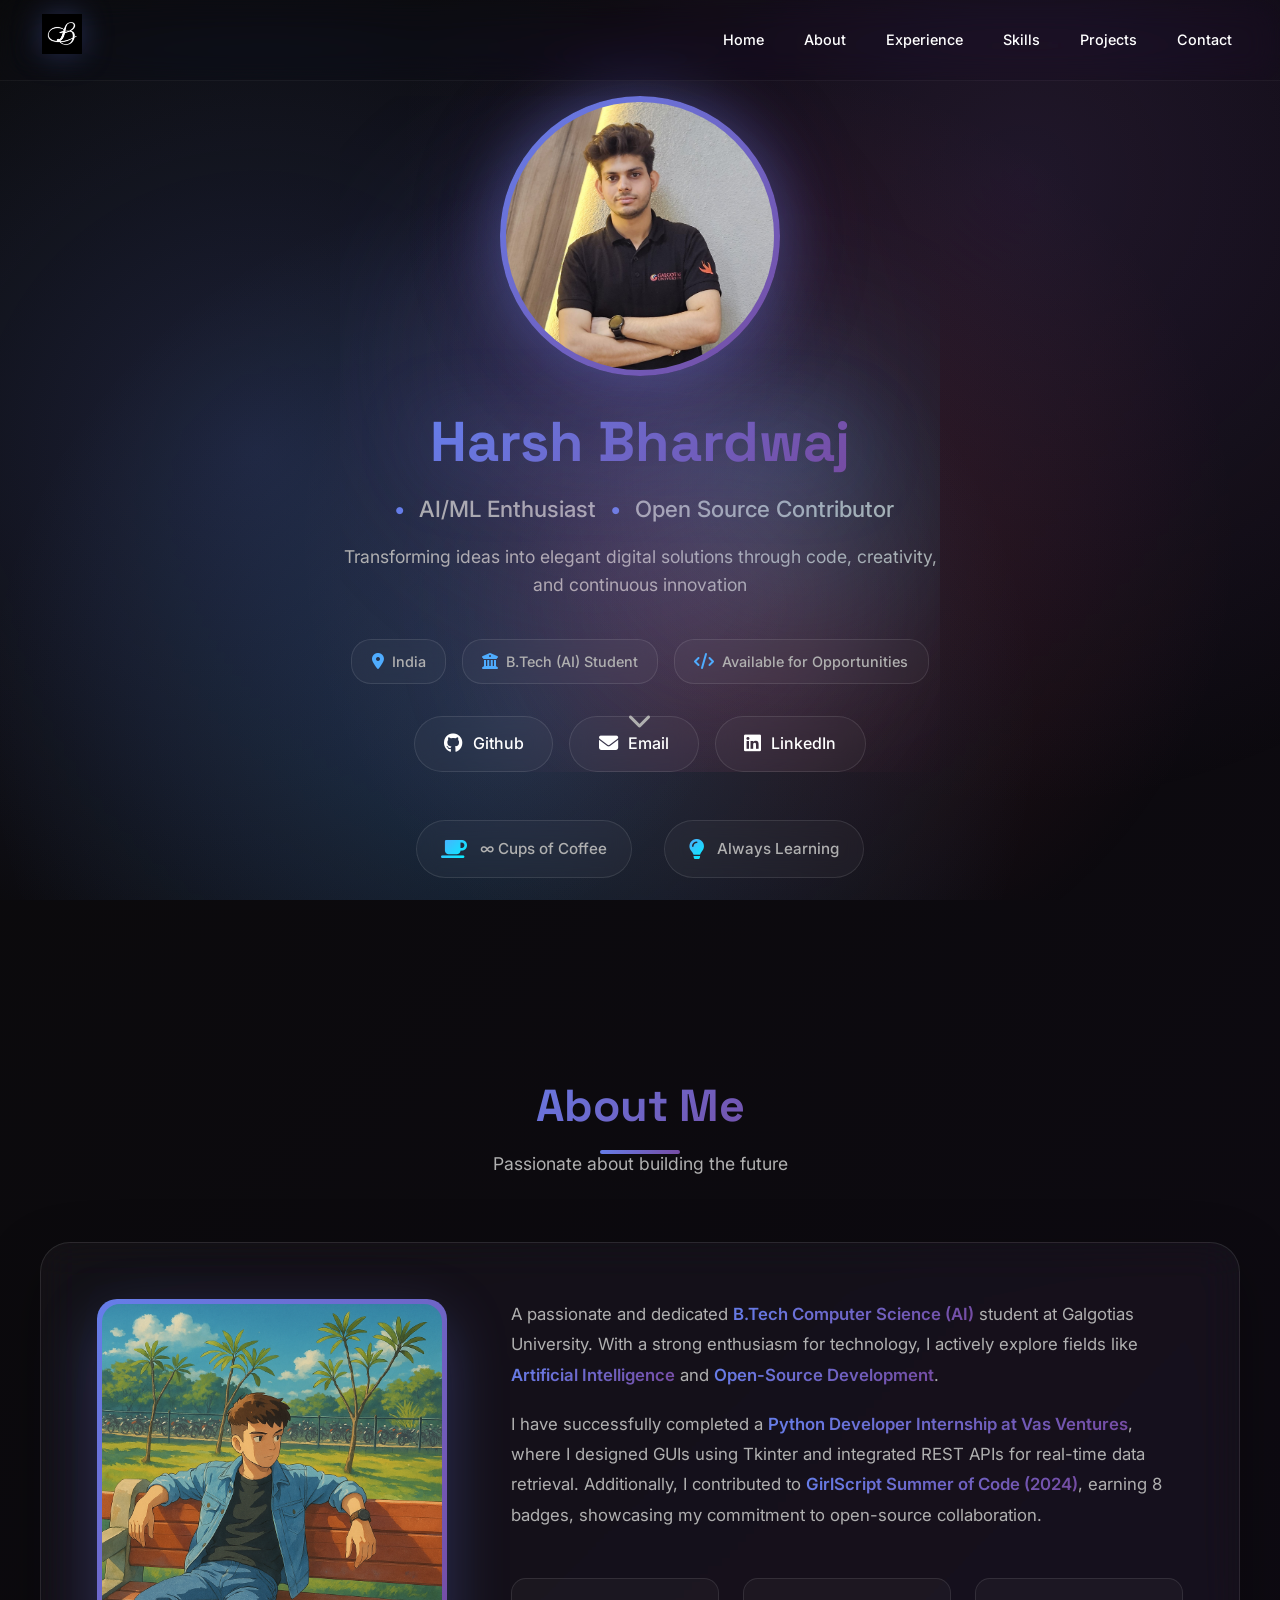
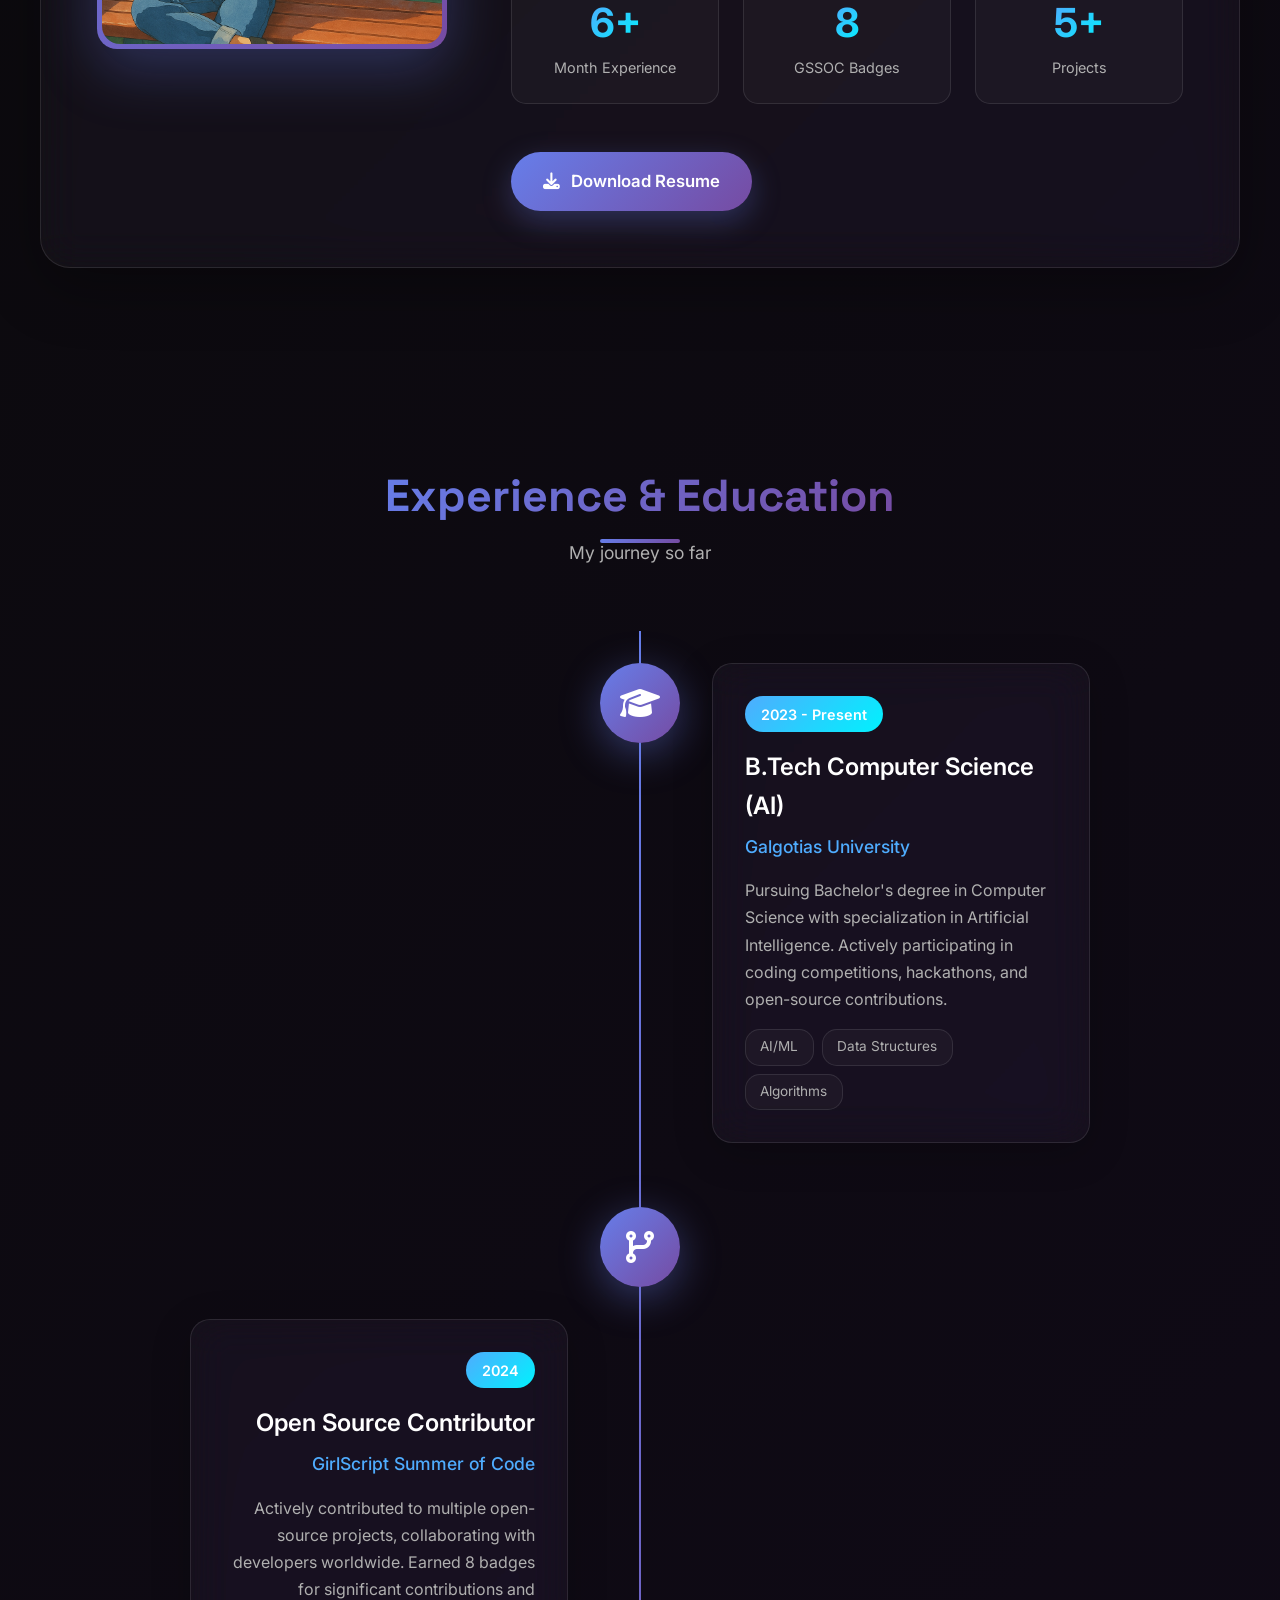
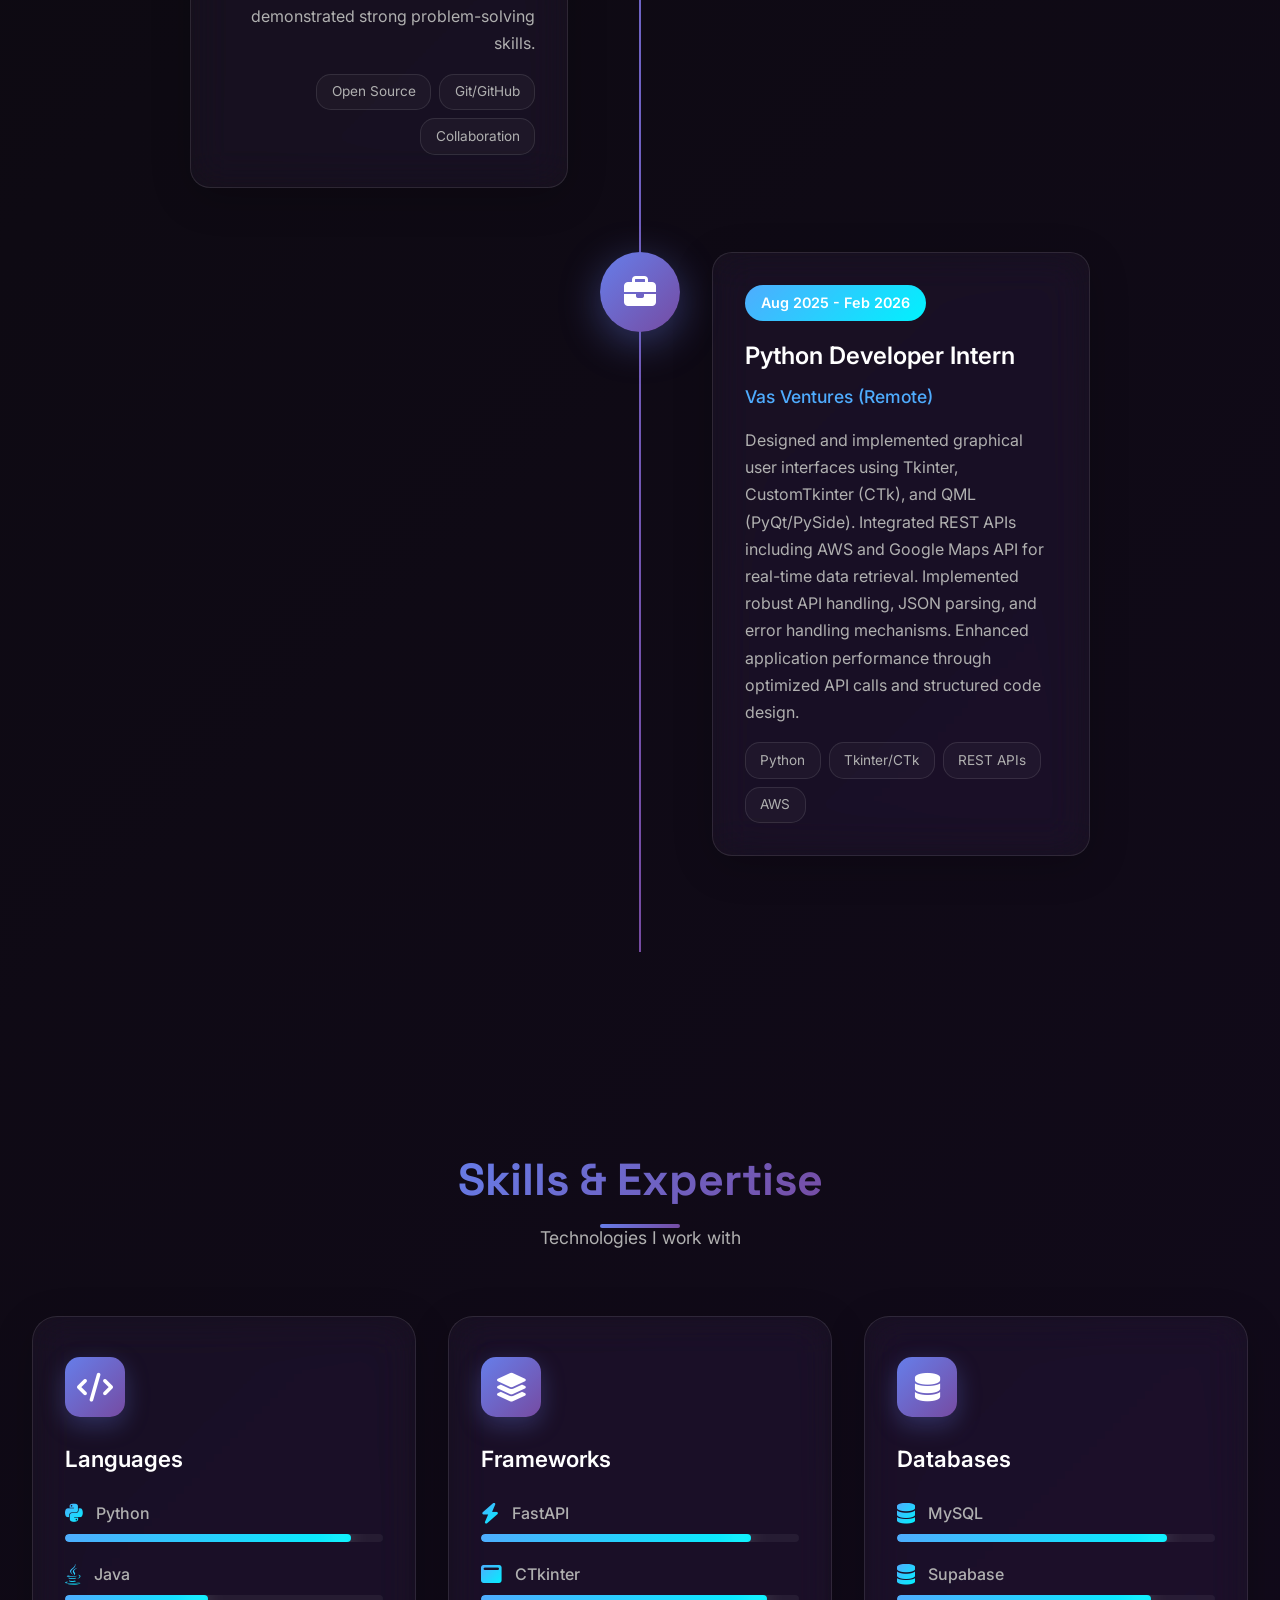
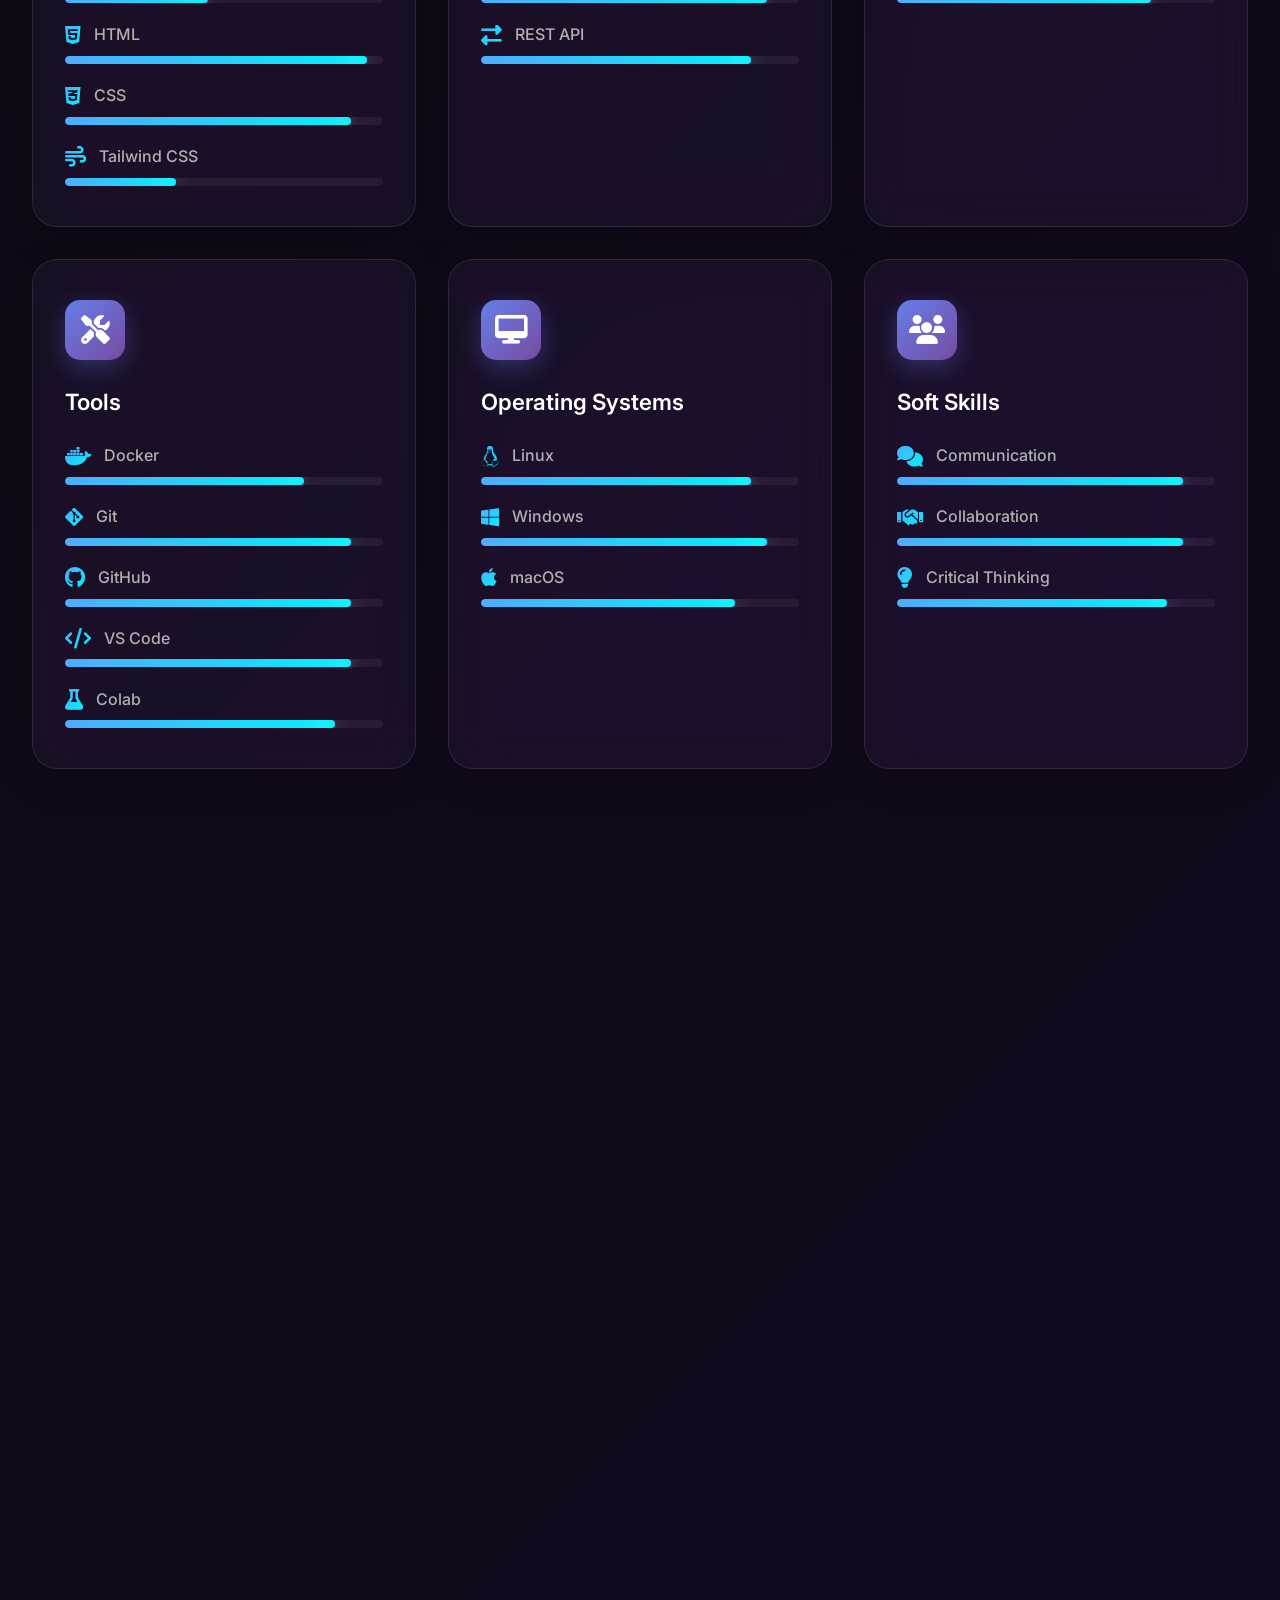
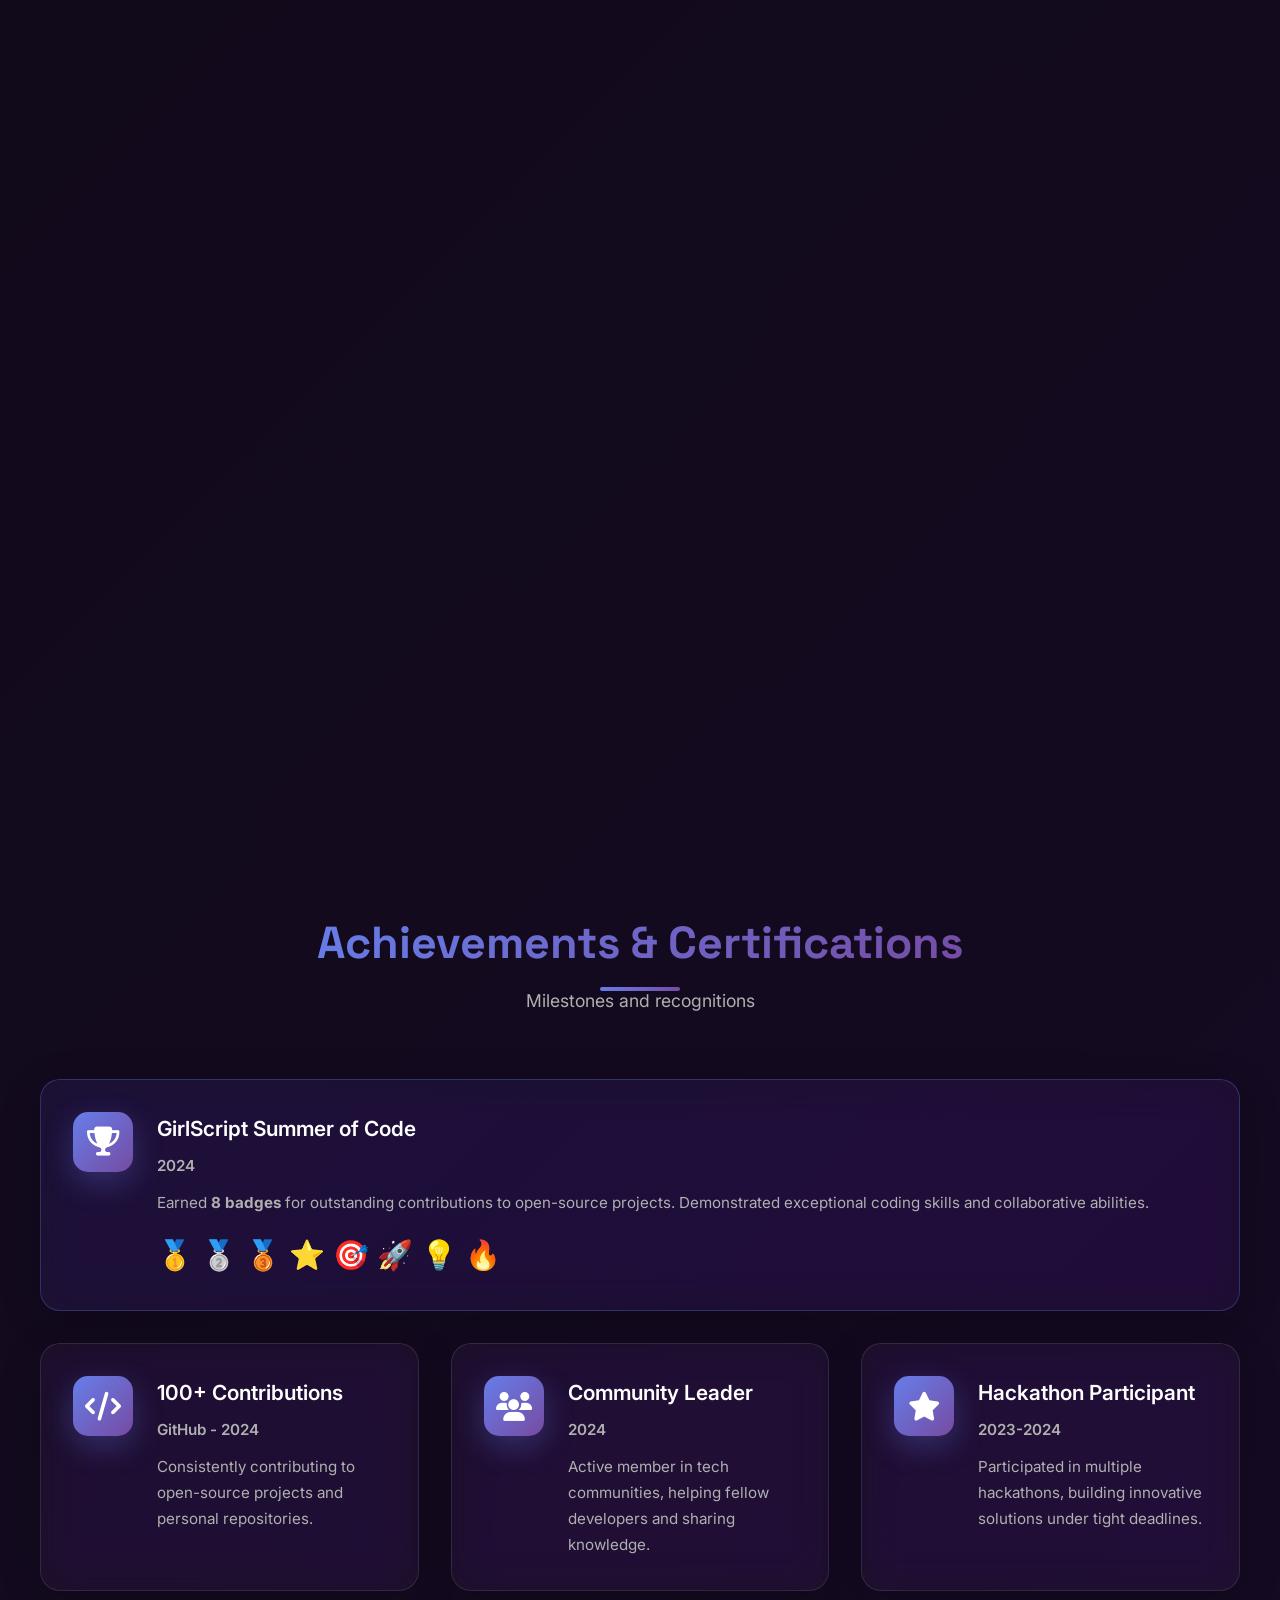
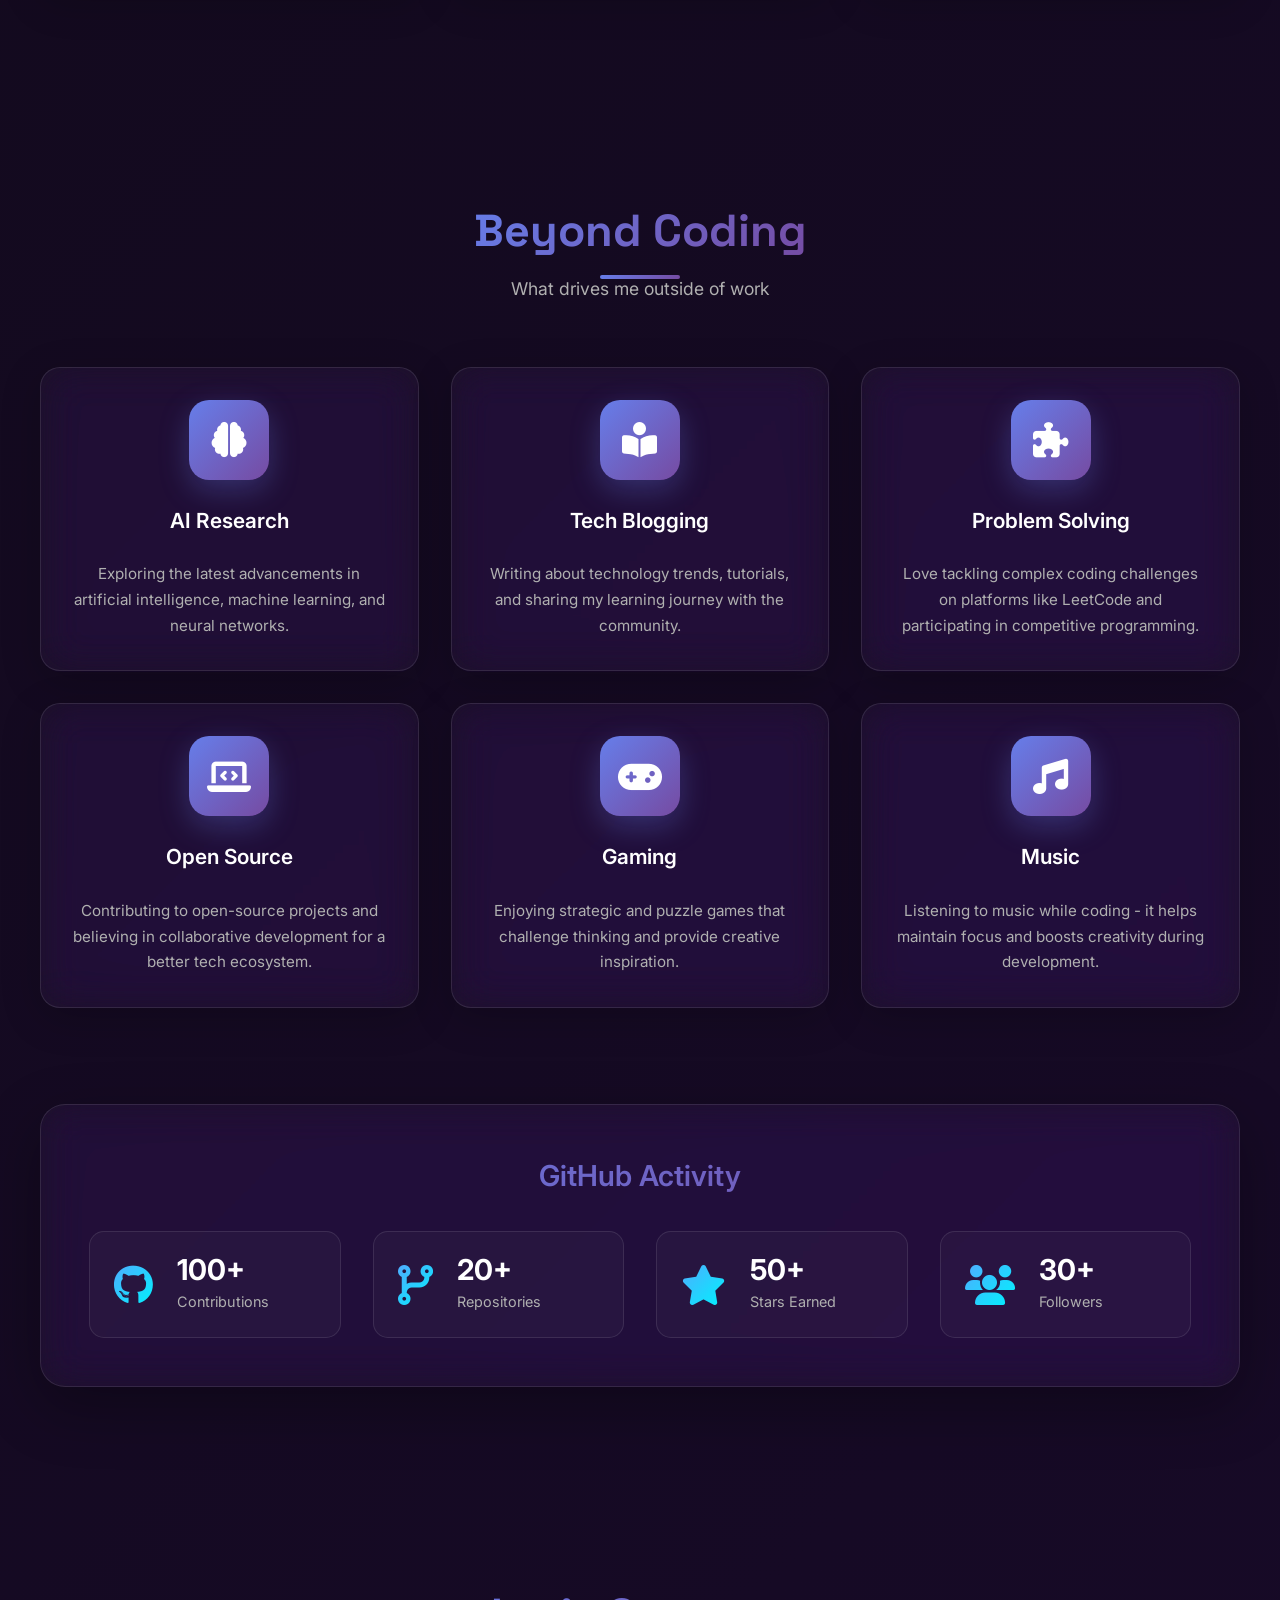
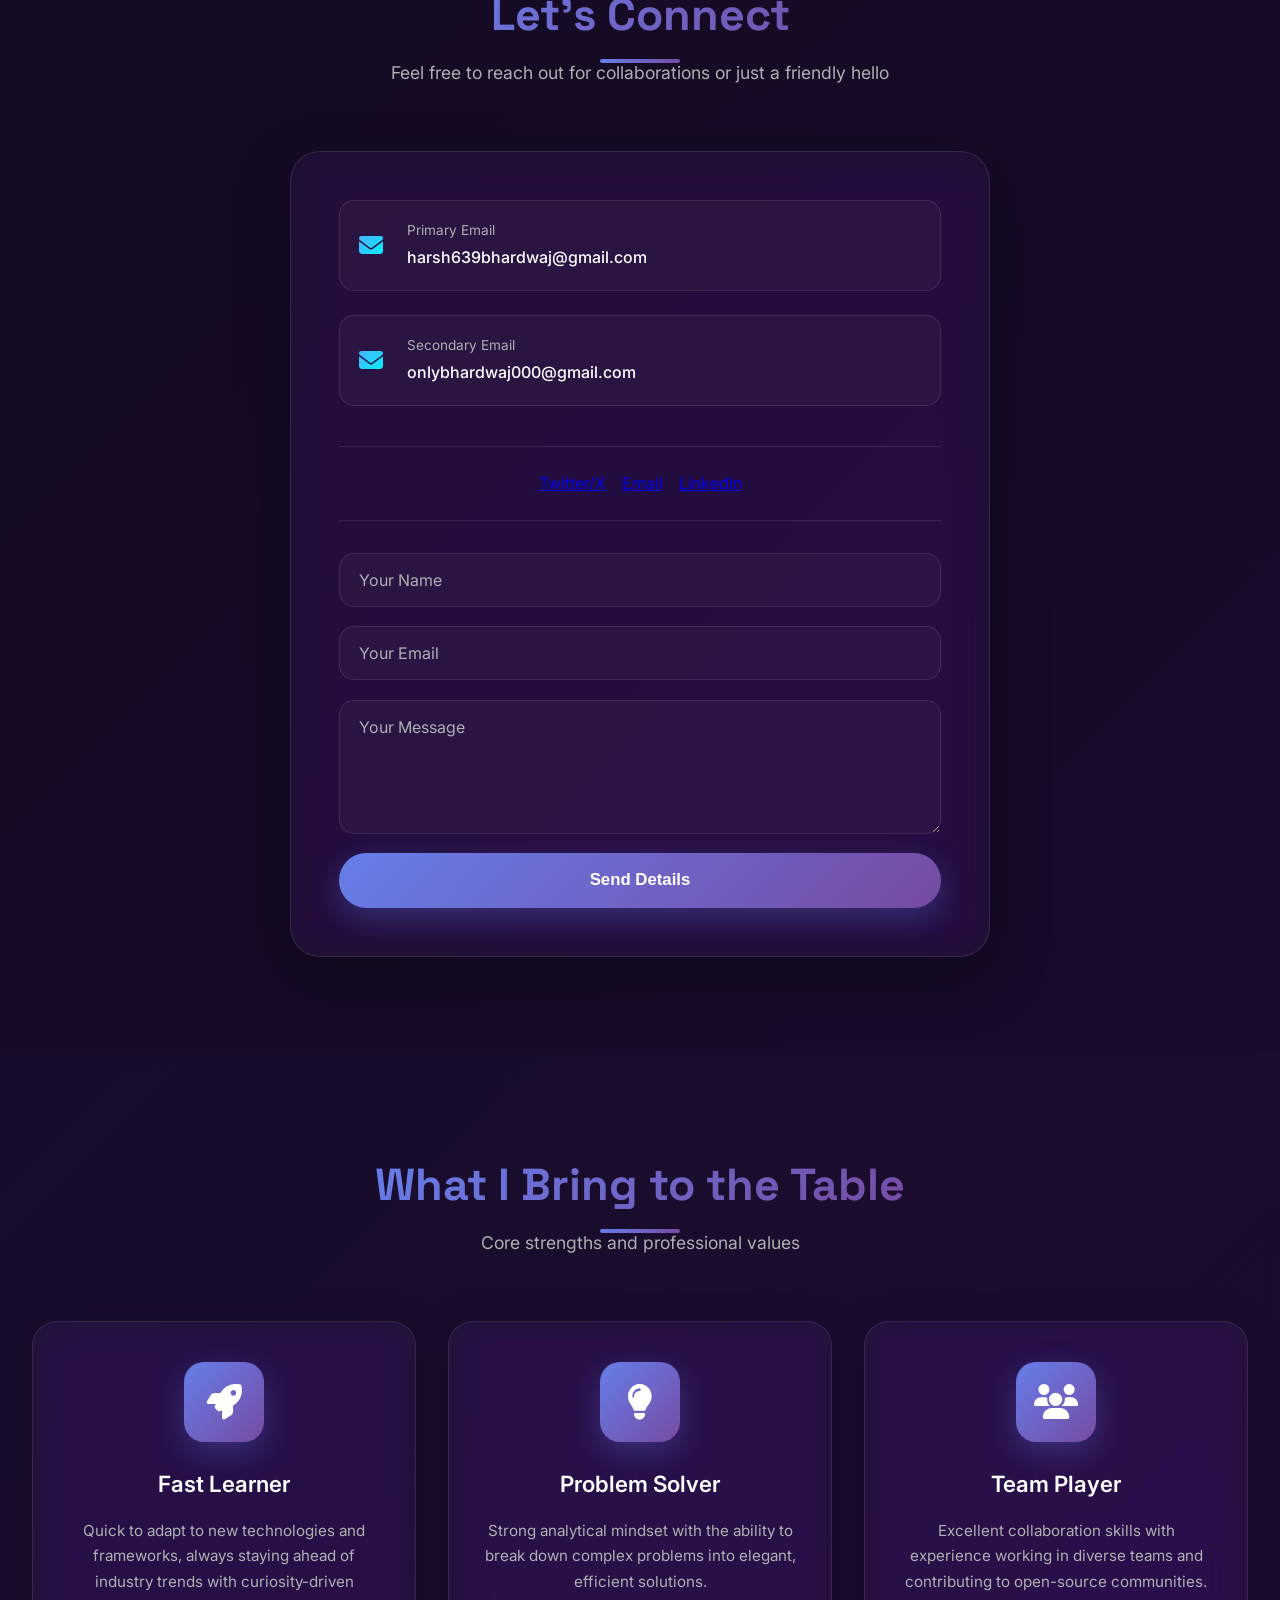
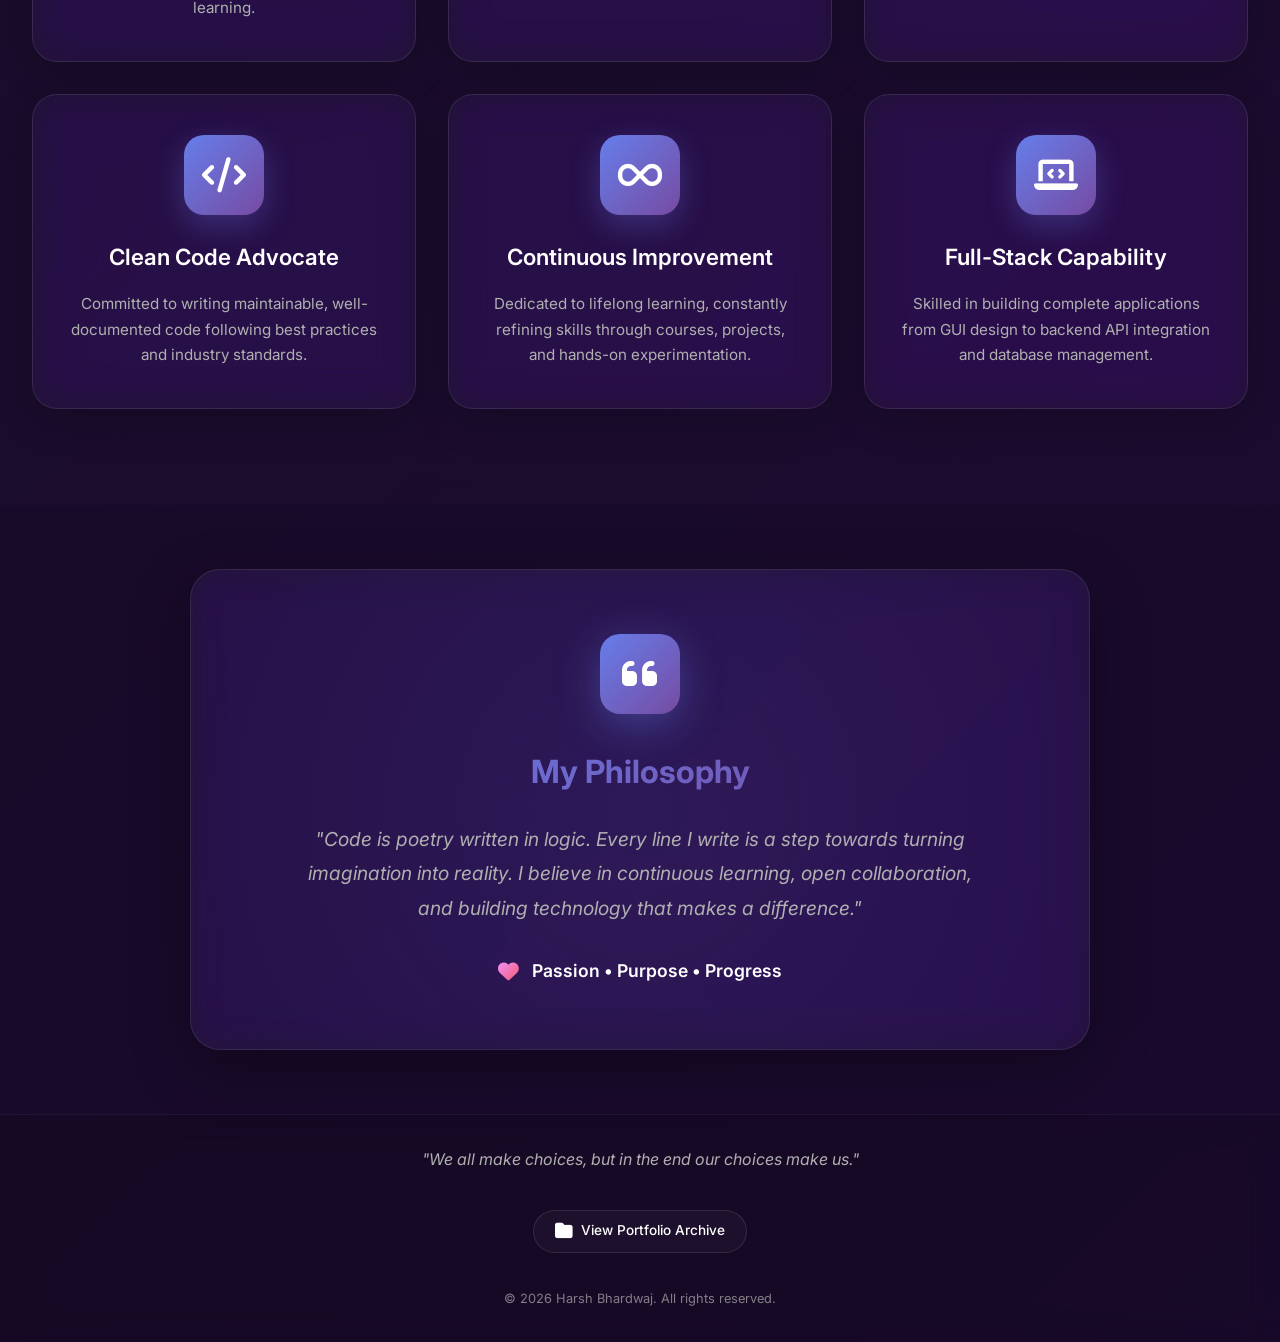
<file: index.html>
<!DOCTYPE html>
<html lang="en">
<head>
    <meta charset="UTF-8">
    <meta name="viewport" content="width=device-width, initial-scale=1.0">
    <meta name="description" content="Harsh Bhardwaj - Software Developer & AI Enthusiast Portfolio">
    <meta name="theme-color" content="#667eea">
    <title>Harsh Bhardwaj - Portfolio</title>
    <link rel="icon" href="log.png" type="image/x-icon"/>
    <link href="https://fonts.googleapis.com/css2?family=Inter:wght@300;400;500;600;700;800&family=Space+Grotesk:wght@400;600;700&display=swap" rel="stylesheet">
    <link rel="stylesheet" href="https://cdnjs.cloudflare.com/ajax/libs/font-awesome/6.5.1/css/all.min.css" integrity="sha512-DTOQO9RWCH3ppGqcWaEA1BIZOC6xxalwEsw9c2QQeAIftl+Vegovlnee1c9QX4TctnWMn13TZye+giMm8e2LwA==" crossorigin="anonymous" referrerpolicy="no-referrer" />
    <link rel="stylesheet" href="style.css">
</head>
<body>
    <nav>
        <div class="nav-container">
            <div class="logo">
                <span class="logo-text"><img src="./log.png" width="40" alt="Logo"></span>
            </div>
            <button class="hamburger"><i class="fas fa-bars"></i></button>
            <ul>
                <li><a href="#home">Home</a></li>
                <li><a href="#about">About</a></li>
                <li><a href="#experience">Experience</a></li>
                <li><a href="#skills">Skills</a></li>
                <li><a href="#projects">Projects</a></li>
                <li><a href="#contact">Contact</a></li>
            </ul>
        </div>
    </nav>

    <section id="home">
        <div class="hero-container">
            <div class="floating-shapes">
                <div class="shape shape-1"></div>
                <div class="shape shape-2"></div>
                <div class="shape shape-3"></div>
            </div>
            <div class="profile-img"><img src="./self.jpeg" alt="Harsh Bhardwaj"></div>
            <h1><span class="gradient-text">Harsh Bhardwaj</span></h1>
            <p class="subtitle"><span class="separator">•</span> AI/ML Enthusiast <span class="separator">•</span> Open Source Contributor</p>
            <p class="tagline">Transforming ideas into elegant digital solutions through code, creativity, and continuous innovation</p>
            <div class="hero-badges">
                <span class="hero-badge"><i class="fas fa-map-marker-alt"></i> India</span>
                <span class="hero-badge"><i class="fas fa-university"></i> B.Tech (AI) Student</span>
                <span class="hero-badge"><i class="fas fa-code"></i> Available for Opportunities</span>
            </div>
            <div class="social-links">
                <a href="https://github.com/harshbhardwaj000" target="_blank" class="social-btn">
                    <i class="fab fa-github"></i>
                    <span>Github</span>
                </a>
                <a href="mailto:harsh639bhardwaj@gmail.com" class="social-btn">
                    <i class="fas fa-envelope"></i>
                    <span>Email</span>
                </a>
                <a href="https://linkedin.com/in/harshbhardwaj000" target="_blank" class="social-btn">
                    <i class="fab fa-linkedin"></i>
                    <span>LinkedIn</span>
                </a>
            </div>
            <a href="#about" class="scroll-down">
                <i class="fas fa-chevron-down"></i>
            </a>
        </div>
        <div class="quick-facts">
            <!-- <div class="fact-item">
                <i class="fas fa-code"></i>
                <span>10+ Projects Built</span>
            </div> -->
            <div class="fact-item">
                <i class="fas fa-coffee"></i>
                <span>∞ Cups of Coffee</span>
            </div>
            <div class="fact-item">
                <i class="fas fa-lightbulb"></i>
                <span>Always Learning</span>
            </div>
        </div>
    </section>

    <section id="about">
        <div class="section-header">
            <h2>About Me</h2>
            <p class="section-subtitle">Passionate about building the future</p>
        </div>
        <div class="about-container">
            <div class="about-img">
                <div class="img-wrapper">
                    <img src="./third.webp" alt="Animated Raccoon">
                    <div class="img-overlay"></div>
                </div>
            </div>
            <div class="about-content">
                <div class="about-text">
                    <p>A passionate and dedicated <strong>B.Tech Computer Science (AI)</strong> student at Galgotias University. With a strong enthusiasm for technology, I actively explore fields like <strong>Artificial Intelligence</strong> and <strong>Open-Source Development</strong>.</p>
                    <p>I have successfully completed a <strong>Python Developer Internship at Vas Ventures</strong>, where I designed GUIs using Tkinter and integrated REST APIs for real-time data retrieval. Additionally, I contributed to <strong>GirlScript Summer of Code (2024)</strong>, earning 8 badges, showcasing my commitment to open-source collaboration.</p>
                </div>
                <div class="about-stats">
                    <div class="stat-item">
                        <span class="stat-number">6+</span>
                        <span class="stat-label">Month Experience</span>
                    </div>
                    <div class="stat-item">
                        <span class="stat-number">8</span>
                        <span class="stat-label">GSSOC Badges</span>
                    </div>
                    <div class="stat-item">
                        <span class="stat-number">5+</span>
                        <span class="stat-label">Projects</span>
                    </div>
                </div>
                <a href="./resume.pdf" target="_blank" class="resume-btn">
                    <i class="fas fa-download"></i>
                    Download Resume
                </a>
            </div>
        </div>
    </section>

    <section id="experience">
        <div class="section-header">
            <h2>Experience & Education</h2>
            <p class="section-subtitle">My journey so far</p>
        </div>
        <div class="timeline-container">
            <div class="timeline-item">
                <div class="timeline-icon">
                    <i class="fas fa-graduation-cap"></i>
                </div>
                <div class="timeline-content">
                    <div class="timeline-date">2023 - Present</div>
                    <h3>B.Tech Computer Science (AI)</h3>
                    <h4>Galgotias University</h4>
                    <p>Pursuing Bachelor's degree in Computer Science with specialization in Artificial Intelligence. Actively participating in coding competitions, hackathons, and open-source contributions.</p>
                    <div class="timeline-tags">
                        <span class="tag">AI/ML</span>
                        <span class="tag">Data Structures</span>
                        <span class="tag">Algorithms</span>
                    </div>
                </div>
            </div>
            
            <div class="timeline-item">
                <div class="timeline-icon">
                    <i class="fas fa-code-branch"></i>
                </div>
                <div class="timeline-content">
                    <div class="timeline-date">2024</div>
                    <h3>Open Source Contributor</h3>
                    <h4>GirlScript Summer of Code</h4>
                    <p>Actively contributed to multiple open-source projects, collaborating with developers worldwide. Earned 8 badges for significant contributions and demonstrated strong problem-solving skills.</p>
                    <div class="timeline-tags">
                        <span class="tag">Open Source</span>
                        <span class="tag">Git/GitHub</span>
                        <span class="tag">Collaboration</span>
                    </div>
                </div>
            </div>

            <div class="timeline-item">
                <div class="timeline-icon">
                    <i class="fas fa-briefcase"></i>
                </div>
                <div class="timeline-content">
                    <div class="timeline-date">Aug 2025 - Feb 2026</div>
                    <h3>Python Developer Intern</h3>
                    <h4>Vas Ventures (Remote)</h4>
                    <p>Designed and implemented graphical user interfaces using Tkinter, CustomTkinter (CTk), and QML (PyQt/PySide). Integrated REST APIs including AWS and Google Maps API for real-time data retrieval. Implemented robust API handling, JSON parsing, and error handling mechanisms. Enhanced application performance through optimized API calls and structured code design.</p>
                    <div class="timeline-tags">
                        <span class="tag">Python</span>
                        <span class="tag">Tkinter/CTk</span>
                        <span class="tag">REST APIs</span>
                        <span class="tag">AWS</span>
                    </div>
                </div>
            </div>
        </div>
    </section>

    <section id="skills">
        <div class="section-header">
            <h2>Skills & Expertise</h2>
            <p class="section-subtitle">Technologies I work with</p>
        </div>
        <div class="skills-container">
            <div class="skill-card">
                <div class="skill-icon"><i class="fas fa-code"></i></div>
                <h3>Languages</h3>
                <ul class="skill-list">
                    <li>
                        <div class="skill-item">
                            <span><i class="fab fa-python"></i> Python</span>
                            <div class="skill-bar"><div class="skill-progress" style="width: 90%;"></div></div>
                        </div>
                    </li>
                    <li>
                        <div class="skill-item">
                            <span><i class="fab fa-java"></i> Java</span>
                            <div class="skill-bar"><div class="skill-progress" style="width: 45%;"></div></div>
                        </div>
                    </li>
                    <li>
                        <div class="skill-item">
                            <span><i class="fab fa-html5"></i> HTML</span>
                            <div class="skill-bar"><div class="skill-progress" style="width: 95%;"></div></div>
                        </div>
                    </li>
                    <li>
                        <div class="skill-item">
                            <span><i class="fab fa-css3-alt"></i> CSS</span>
                            <div class="skill-bar"><div class="skill-progress" style="width: 90%;"></div></div>
                        </div>
                    </li>
                    <li>
                        <div class="skill-item">
                            <span><i class="fas fa-wind"></i> Tailwind CSS</span>
                            <div class="skill-bar"><div class="skill-progress" style="width: 35%;"></div></div>
                        </div>
                    </li>
                </ul>
            </div>
            <div class="skill-card">
                <div class="skill-icon"><i class="fas fa-layer-group"></i></div>
                <h3>Frameworks</h3>
                <ul class="skill-list">
                    <li>
                        <div class="skill-item">
                            <span><i class="fas fa-bolt"></i> FastAPI</span>
                            <div class="skill-bar"><div class="skill-progress" style="width: 85%;"></div></div>
                        </div>
                    </li>
                    <li>
                        <div class="skill-item">
                            <span><i class="fas fa-window-maximize"></i> CTkinter</span>
                            <div class="skill-bar"><div class="skill-progress" style="width: 90%;"></div></div>
                        </div>
                    </li>
                    <li>
                        <div class="skill-item">
                            <span><i class="fas fa-exchange-alt"></i> REST API</span>
                            <div class="skill-bar"><div class="skill-progress" style="width: 85%;"></div></div>
                        </div>
                    </li>
                </ul>
            </div>
            <div class="skill-card">
                <div class="skill-icon"><i class="fas fa-database"></i></div>
                <h3>Databases</h3>
                <ul class="skill-list">
                    <li>
                        <div class="skill-item">
                            <span><i class="fas fa-database"></i> MySQL</span>
                            <div class="skill-bar"><div class="skill-progress" style="width: 85%;"></div></div>
                        </div>
                    </li>
                    <li>
                        <div class="skill-item">
                            <span><i class="fas fa-database"></i> Supabase</span>
                            <div class="skill-bar"><div class="skill-progress" style="width: 80%;"></div></div>
                        </div>
                    </li>
                </ul>
            </div>
            <div class="skill-card">
                <div class="skill-icon"><i class="fas fa-tools"></i></div>
                <h3>Tools</h3>
                <ul class="skill-list">
                    <li>
                        <div class="skill-item">
                            <span><i class="fab fa-docker"></i> Docker</span>
                            <div class="skill-bar"><div class="skill-progress" style="width: 75%;"></div></div>
                        </div>
                    </li>
                    <li>
                        <div class="skill-item">
                            <span><i class="fab fa-git-alt"></i> Git</span>
                            <div class="skill-bar"><div class="skill-progress" style="width: 90%;"></div></div>
                        </div>
                    </li>
                    <li>
                        <div class="skill-item">
                            <span><i class="fab fa-github"></i> GitHub</span>
                            <div class="skill-bar"><div class="skill-progress" style="width: 90%;"></div></div>
                        </div>
                    </li>
                    <li>
                        <div class="skill-item">
                            <span><i class="fas fa-code"></i> VS Code</span>
                            <div class="skill-bar"><div class="skill-progress" style="width: 90%;"></div></div>
                        </div>
                    </li>
                    <!-- <li>
                        <div class="skill-item">
                            <span><i class="fas fa-code"></i> PyCharm</span>
                            <div class="skill-bar"><div class="skill-progress" style="width: 85%;"></div></div>
                        </div>
                    </li> -->
                    <li>
                        <div class="skill-item">
                            <span><i class="fas fa-flask"></i> Colab</span>
                            <div class="skill-bar"><div class="skill-progress" style="width: 85%;"></div></div>
                        </div>
                    </li>
                </ul>
            </div>
            <div class="skill-card">
                <div class="skill-icon"><i class="fas fa-desktop"></i></div>
                <h3>Operating Systems</h3>
                <ul class="skill-list">
                    <li>
                        <div class="skill-item">
                            <span><i class="fab fa-linux"></i> Linux</span>
                            <div class="skill-bar"><div class="skill-progress" style="width: 85%;"></div></div>
                        </div>
                    </li>
                    <li>
                        <div class="skill-item">
                            <span><i class="fab fa-windows"></i> Windows</span>
                            <div class="skill-bar"><div class="skill-progress" style="width: 90%;"></div></div>
                        </div>
                    </li>
                    <li>
                        <div class="skill-item">
                            <span><i class="fab fa-apple"></i> macOS</span>
                            <div class="skill-bar"><div class="skill-progress" style="width: 80%;"></div></div>
                        </div>
                    </li>
                </ul>
            </div>
            <div class="skill-card">
                <div class="skill-icon"><i class="fas fa-users"></i></div>
                <h3>Soft Skills</h3>
                <ul class="skill-list">
                    <li>
                        <div class="skill-item">
                            <span><i class="fas fa-comments"></i> Communication</span>
                            <div class="skill-bar"><div class="skill-progress" style="width: 90%;"></div></div>
                        </div>
                    </li>
                    <li>
                        <div class="skill-item">
                            <span><i class="fas fa-handshake"></i> Collaboration</span>
                            <div class="skill-bar"><div class="skill-progress" style="width: 90%;"></div></div>
                        </div>
                    </li>
                    <li>
                        <div class="skill-item">
                            <span><i class="fas fa-lightbulb"></i> Critical Thinking</span>
                            <div class="skill-bar"><div class="skill-progress" style="width: 85%;"></div></div>
                        </div>
                    </li>
                </ul>
            </div>
        </div>
    </section>

    <section id="projects">
        <div class="section-header">
            <h2>Featured Projects</h2>
            <p class="section-subtitle">Some of my recent work</p>
        </div>
        <div class="projects-container">
            <div class="project-card featured-project">
                <div class="project-tag">Featured</div>
                <h3>Aura-lytics</h3>
                <p class="project-about">An advanced AI-powered interview preparation platform leveraging natural language processing and machine learning to provide personalized feedback and practice sessions. Features real-time analysis, performance tracking, and adaptive question generation.</p>
                <div class="project-tech-stack">
                    <span class="tech-tag">React</span>
                    <span class="tech-tag">Node.js</span>
                    <span class="tech-tag">Python</span>
                    <span class="tech-tag">TensorFlow</span>
                    <span class="tech-tag">OpenAI API</span>
                </div>
                <p class="project-lang">Status: In Active Development</p>
                <div class="project-stats">
                    <span><i class="fas fa-star"></i> AI-Powered</span>
                    <span><i class="fas fa-users"></i> Enterprise Ready</span>
                </div>
                <div class="project-buttons">
                    <a href="https://auralytics.tech/" target="_blank" class="view-btn"><i class="fas fa-external-link-alt"></i> Live Demo</a>
                    <a href="#" class="source-btn"><i class="fab fa-github"></i> Source Code</a>
                </div>
            </div>
            <div class="project-card">
                <h3>Hospital Management System</h3>
                <p class="project-about">A comprehensive healthcare management system designed to streamline hospital operations. Features include patient registration, appointment scheduling, medical records management, prescription tracking, and automated reporting. Implements role-based access control for doctors, nurses, and administrators.</p>
                <div class="project-tech-stack">
                    <span class="tech-tag">Python</span>
                    <span class="tech-tag">Flask</span>
                    <span class="tech-tag">MySQL</span>
                    <span class="tech-tag">HTML/CSS</span>
                    <span class="tech-tag">Bootstrap</span>
                </div>
                <p class="project-lang">Full Stack Web Application</p>
                <div class="project-stats">
                    <span><i class="fas fa-database"></i> CRUD Operations</span>
                    <span><i class="fas fa-lock"></i> Secure Auth</span>
                </div>
                <div class="project-buttons">
                    <a href="#" class="view-btn"><i class="fas fa-external-link-alt"></i> View Project</a>
                    <a href="https://github.com/harshbhardwaj000/Hospital_Management.git" target="_blank" class="source-btn"><i class="fab fa-github"></i> Source Code</a>
                </div>
            </div>
            <div class="project-card">
                <h3>Portfolio Website</h3>
                <p class="project-about">A modern, responsive personal portfolio website featuring glassmorphism design, smooth animations, and interactive elements. Built with vanilla JavaScript and CSS, showcasing projects, skills, and professional journey. Optimized for all devices with SEO best practices.</p>
                <div class="project-tech-stack">
                    <span class="tech-tag">HTML5</span>
                    <span class="tech-tag">CSS3</span>
                    <span class="tech-tag">JavaScript</span>
                    <span class="tech-tag">Responsive</span>
                </div>
                <p class="project-lang">Frontend Web Development</p>
                <div class="project-stats">
                    <span><i class="fas fa-mobile-alt"></i> Mobile First</span>
                    <span><i class="fas fa-paint-brush"></i> Modern UI</span>
                </div>
                <div class="project-buttons">
                    <a href="https://harshbhardwaj000.github.io/portfolio/" target="_blank" class="view-btn"><i class="fas fa-external-link-alt"></i> View Project</a>
                    <a href="https://github.com/harshbhardwaj000/portfolio" target="_blank" class="source-btn"><i class="fab fa-github"></i> Source Code</a>
                </div>
            </div>
            <div class="project-card">
                <h3>EcoWise: AI-Powered Sustainability Advisor</h3>
                <p class="project-about">An intelligent chatbot that provides personalized eco-friendly recommendations using AI-driven conversation. Helps users make sustainable choices through natural language interaction, offering tailored advice on reducing carbon footprint, sustainable products, and green living practices.</p>
                <div class="project-tech-stack">
                    <span class="tech-tag">Python</span>
                    <span class="tech-tag">AI/ML</span>
                    <span class="tech-tag">NLP</span>
                    <span class="tech-tag">FastAPI</span>
                    <span class="tech-tag">ChatBot</span>
                </div>
                <p class="project-lang">AI-Powered Application</p>
                <div class="project-stats">
                    <span><i class="fas fa-leaf"></i> Eco-Friendly</span>
                    <span><i class="fas fa-robot"></i> AI Chatbot</span>
                </div>
                <div class="project-buttons">
                    <a href="#" class="view-btn"><i class="fas fa-external-link-alt"></i> View Project</a>
                    <a href="https://github.com/harshbhardwaj000/EcoWise" target="_blank" class="source-btn"><i class="fab fa-github"></i> Source Code</a>
                </div>
            </div>
        </div>
    </section>

    <section id="achievements">
        <div class="section-header">
            <h2>Achievements & Certifications</h2>
            <p class="section-subtitle">Milestones and recognitions</p>
        </div>
        <div class="achievements-container">
            <div class="achievement-card featured">
                <div class="achievement-icon">
                    <i class="fas fa-trophy"></i>
                </div>
                <div class="achievement-content">
                    <h3>GirlScript Summer of Code</h3>
                    <p class="achievement-year">2024</p>
                    <p>Earned <strong>8 badges</strong> for outstanding contributions to open-source projects. Demonstrated exceptional coding skills and collaborative abilities.</p>
                    <div class="achievement-badge-showcase">
                        <span class="mini-badge">🥇</span>
                        <span class="mini-badge">🥈</span>
                        <span class="mini-badge">🥉</span>
                        <span class="mini-badge">⭐</span>
                        <span class="mini-badge">🎯</span>
                        <span class="mini-badge">🚀</span>
                        <span class="mini-badge">💡</span>
                        <span class="mini-badge">🔥</span>
                    </div>
                </div>
            </div>
            <div class="achievement-card">
                <div class="achievement-icon">
                    <i class="fas fa-code"></i>
                </div>
                <div class="achievement-content">
                    <h3>100+ Contributions</h3>
                    <p class="achievement-year">GitHub - 2024</p>
                    <p>Consistently contributing to open-source projects and personal repositories.</p>
                </div>
            </div>
            <div class="achievement-card">
                <div class="achievement-icon">
                    <i class="fas fa-users"></i>
                </div>
                <div class="achievement-content">
                    <h3>Community Leader</h3>
                    <p class="achievement-year">2024</p>
                    <p>Active member in tech communities, helping fellow developers and sharing knowledge.</p>
                </div>
            </div>
            <div class="achievement-card">
                <div class="achievement-icon">
                    <i class="fas fa-star"></i>
                </div>
                <div class="achievement-content">
                    <h3>Hackathon Participant</h3>
                    <p class="achievement-year">2023-2024</p>
                    <p>Participated in multiple hackathons, building innovative solutions under tight deadlines.</p>
                </div>
            </div>
        </div>
    </section>

    <section id="interests">
        <div class="section-header">
            <h2>Beyond Coding</h2>
            <p class="section-subtitle">What drives me outside of work</p>
        </div>
        <div class="interests-container">
            <div class="interest-card">
                <div class="interest-icon">
                    <i class="fas fa-brain"></i>
                </div>
                <h3>AI Research</h3>
                <p>Exploring the latest advancements in artificial intelligence, machine learning, and neural networks.</p>
            </div>
            <div class="interest-card">
                <div class="interest-icon">
                    <i class="fas fa-book-reader"></i>
                </div>
                <h3>Tech Blogging</h3>
                <p>Writing about technology trends, tutorials, and sharing my learning journey with the community.</p>
            </div>
            <div class="interest-card">
                <div class="interest-icon">
                    <i class="fas fa-puzzle-piece"></i>
                </div>
                <h3>Problem Solving</h3>
                <p>Love tackling complex coding challenges on platforms like LeetCode and participating in competitive programming.</p>
            </div>
            <div class="interest-card">
                <div class="interest-icon">
                    <i class="fas fa-laptop-code"></i>
                </div>
                <h3>Open Source</h3>
                <p>Contributing to open-source projects and believing in collaborative development for a better tech ecosystem.</p>
            </div>
            <div class="interest-card">
                <div class="interest-icon">
                    <i class="fas fa-gamepad"></i>
                </div>
                <h3>Gaming</h3>
                <p>Enjoying strategic and puzzle games that challenge thinking and provide creative inspiration.</p>
            </div>
            <div class="interest-card">
                <div class="interest-icon">
                    <i class="fas fa-music"></i>
                </div>
                <h3>Music</h3>
                <p>Listening to music while coding - it helps maintain focus and boosts creativity during development.</p>
            </div>
        </div>
        <div class="github-stats">
            <h3 class="stats-title">GitHub Activity</h3>
            <div class="stats-grid">
                <div class="stat-box">
                    <i class="fab fa-github"></i>
                    <div class="stat-info">
                        <span class="stat-value">100+</span>
                        <span class="stat-label">Contributions</span>
                    </div>
                </div>
                <div class="stat-box">
                    <i class="fas fa-code-branch"></i>
                    <div class="stat-info">
                        <span class="stat-value">20+</span>
                        <span class="stat-label">Repositories</span>
                    </div>
                </div>
                <div class="stat-box">
                    <i class="fas fa-star"></i>
                    <div class="stat-info">
                        <span class="stat-value">50+</span>
                        <span class="stat-label">Stars Earned</span>
                    </div>
                </div>
                <div class="stat-box">
                    <i class="fas fa-users"></i>
                    <div class="stat-info">
                        <span class="stat-value">30+</span>
                        <span class="stat-label">Followers</span>
                    </div>
                </div>
            </div>
        </div>
    </section>

    <section id="contact">
        <div class="section-header">
            <h2>Let's Connect</h2>
            <p class="section-subtitle">Feel free to reach out for collaborations or just a friendly hello</p>
        </div>
        <div class="contact-container">
            <div class="contact-info">
                <div class="info-item">
                    <i class="fas fa-envelope"></i>
                    <div>
                        <p class="info-label">Primary Email</p>
                        <p class="info-value">harsh639bhardwaj@gmail.com</p>
                    </div>
                </div>
                <div class="info-item">
                    <i class="fas fa-envelope"></i>
                    <div>
                        <p class="info-label">Secondary Email</p>
                        <p class="info-value">onlybhardwaj000@gmail.com</p>
                    </div>
                </div>
            </div>
            <div class="social-links contact-social">
                <a href="https://twitter.com/@bhardwaj_639" target="_blank">Twitter/X</a>
                <a href="mailto:harsh639bhardwaj@gmail.com">Email</a>
                <a href="https://linkedin.com/in/harshbhardwaj000" target="_blank">LinkedIn</a>
            </div>
            <form class="contact-form" action="https://api.web3forms.com/submit" method="post">
                <input type="hidden" name="access_key" value="b65a2e65-4ad0-407d-b8eb-988f56f36207">
                <input type="text" id="name" name="name" placeholder="Your Name" required>
                <input type="email" id="email" name="email" placeholder="Your Email" required>
                <textarea type="message" id="message" name="message" placeholder="Your Message" rows="5" required></textarea>
                <button type="submit">Send Details</button>
            </form>
        </div>
    </section>

    <section id="value-proposition" class="value-section">
        <div class="section-header">
            <h2>What I Bring to the Table</h2>
            <p class="section-subtitle">Core strengths and professional values</p>
        </div>
        <div class="value-container">
            <div class="value-card">
                <div class="value-icon">
                    <i class="fas fa-rocket"></i>
                </div>
                <h3>Fast Learner</h3>
                <p>Quick to adapt to new technologies and frameworks, always staying ahead of industry trends with curiosity-driven learning.</p>
            </div>
            <div class="value-card">
                <div class="value-icon">
                    <i class="fas fa-lightbulb"></i>
                </div>
                <h3>Problem Solver</h3>
                <p>Strong analytical mindset with the ability to break down complex problems into elegant, efficient solutions.</p>
            </div>
            <div class="value-card">
                <div class="value-icon">
                    <i class="fas fa-users"></i>
                </div>
                <h3>Team Player</h3>
                <p>Excellent collaboration skills with experience working in diverse teams and contributing to open-source communities.</p>
            </div>
            <div class="value-card">
                <div class="value-icon">
                    <i class="fas fa-code"></i>
                </div>
                <h3>Clean Code Advocate</h3>
                <p>Committed to writing maintainable, well-documented code following best practices and industry standards.</p>
            </div>
            <div class="value-card">
                <div class="value-icon">
                    <i class="fas fa-infinity"></i>
                </div>
                <h3>Continuous Improvement</h3>
                <p>Dedicated to lifelong learning, constantly refining skills through courses, projects, and hands-on experimentation.</p>
            </div>
            <div class="value-card">
                <div class="value-icon">
                    <i class="fas fa-laptop-code"></i>
                </div>
                <h3>Full-Stack Capability</h3>
                <p>Skilled in building complete applications from GUI design to backend API integration and database management.</p>
            </div>
        </div>
    </section>

    <section id="philosophy" class="philosophy-section">
        <div class="philosophy-card">
            <div class="quote-icon">
                <i class="fas fa-quote-left"></i>
            </div>
            <h3>My Philosophy</h3>
            <blockquote>
                "Code is poetry written in logic. Every line I write is a step towards turning imagination into reality. I believe in continuous learning, open collaboration, and building technology that makes a difference."
            </blockquote>
            <div class="philosophy-tagline">
                <i class="fas fa-heart"></i>
                <span>Passion • Purpose • Progress</span>
            </div>
        </div>
    </section>

    <footer>
        <div class="footer-content">
            <p class="footer-quote">"We all make choices, but in the end our choices make us."</p>
            <div class="footer-links">
                <a href="https://drive.google.com/drive/folders/1l3HJN6sU3dfkaF_KlB6zTEDkZgZbsg-U?usp=sharing" target="_blank" class="footer-btn">
                    <i class="fas fa-folder"></i>
                    View Portfolio Archive
                </a>
            </div>
            <p class="footer-copyright">© 2026 Harsh Bhardwaj. All rights reserved.</p>
        </div>
    </footer>

    <script>
        // Hamburger menu toggle
        const hamburger = document.querySelector('.hamburger');
        const navMenu = document.querySelector('nav ul');

        hamburger.addEventListener('click', () => {
            navMenu.classList.toggle('active');
            hamburger.querySelector('i').classList.toggle('fa-bars');
            hamburger.querySelector('i').classList.toggle('fa-times');
        });

        // Smooth scrolling
        document.querySelectorAll('a[href^="#"]').forEach(anchor => {
            anchor.addEventListener('click', function (e) {
                e.preventDefault();
                const target = document.querySelector(this.getAttribute('href'));
                if (target) {
                    target.scrollIntoView({
                        behavior: 'smooth',
                        block: 'start'
                    });
                }
                if (navMenu.classList.contains('active')) {
                    navMenu.classList.remove('active');
                    hamburger.querySelector('i').classList.replace('fa-times', 'fa-bars');
                }
            });
        });

        // Navbar scroll effect
        const nav = document.querySelector('nav');
        window.addEventListener('scroll', () => {
            if (window.scrollY > 100) {
                nav.classList.add('scrolled');
            } else {
                nav.classList.remove('scrolled');
            }
        });

        // Fade in animation on scroll
        const observer = new IntersectionObserver((entries) => {
            entries.forEach(entry => {
                if (entry.isIntersecting) {
                    entry.target.style.opacity = 1;
                    entry.target.style.transform = 'translateY(0)';
                }
            });
        }, {
            threshold: 0.1,
            rootMargin: '0px 0px -50px 0px'
        });

        // Observe all sections for fade-in effect
        document.querySelectorAll('section').forEach(section => {
            section.style.opacity = 0;
            section.style.transform = 'translateY(50px)';
            section.style.transition = 'opacity 0.8s ease, transform 0.8s ease';
            observer.observe(section);
        });

        // Parallax effect for floating shapes
        const shapes = document.querySelectorAll('.shape');
        window.addEventListener('mousemove', (e) => {
            const mouseX = e.clientX / window.innerWidth;
            const mouseY = e.clientY / window.innerHeight;
            
            shapes.forEach((shape, index) => {
                const speed = (index + 1) * 20;
                const x = (mouseX - 0.5) * speed;
                const y = (mouseY - 0.5) * speed;
                shape.style.transform = `translate(${x}px, ${y}px)`;
            });
        });

        // Add loading animation
        window.addEventListener('load', () => {
            document.body.style.opacity = 0;
            setTimeout(() => {
                document.body.style.transition = 'opacity 0.5s ease';
                document.body.style.opacity = 1;
            }, 100);
        });
    </script>
</body>
</html>
</file>
<file: style.css>
/* ==================== CSS Variables ==================== */
:root {
    --primary-gradient: linear-gradient(135deg, #667eea 0%, #764ba2 100%);
    --secondary-gradient: linear-gradient(135deg, #f093fb 0%, #f5576c 100%);
    --accent-gradient: linear-gradient(135deg, #4facfe 0%, #00f2fe 100%);
    --success-gradient: linear-gradient(135deg, #84fab0 0%, #8fd3f4 100%);
    --dark-bg: #0a0a0a;
    --card-bg: rgba(255, 255, 255, 0.05);
    --glass-bg: rgba(255, 255, 255, 0.03);
    --text-primary: #ffffff;
    --text-secondary: #b0b0b0;
    --border-color: rgba(255, 255, 255, 0.1);
    --shadow-color: rgba(0, 0, 0, 0.3);
    --hover-color: rgba(255, 255, 255, 0.08);
}

/* ==================== Base Styles ==================== */
* {
    margin: 0;
    padding: 0;
    box-sizing: border-box;
}

html {
    scroll-behavior: smooth;
}

body {
    font-family: 'Inter', -apple-system, BlinkMacSystemFont, 'Segoe UI', sans-serif;
    background: linear-gradient(135deg, #0a0a0a 0%, #1a0a2e 25%, #0a0a0a 50%, #16213e 75%, #0a0a0a 100%);
    background-size: 400% 400%;
    animation: gradientShift 15s ease infinite;
    color: var(--text-primary);
    line-height: 1.6;
    overflow-x: hidden;
    position: relative;
}

@keyframes gradientShift {
    0% { background-position: 0% 50%; }
    50% { background-position: 100% 50%; }
    100% { background-position: 0% 50%; }
}

body::before {
    content: '';
    position: fixed;
    top: 0;
    left: 0;
    width: 100%;
    height: 100%;
    background: 
        radial-gradient(circle at 20% 50%, rgba(102, 126, 234, 0.2) 0%, transparent 50%),
        radial-gradient(circle at 80% 20%, rgba(118, 75, 162, 0.2) 0%, transparent 50%),
        radial-gradient(circle at 40% 80%, rgba(79, 172, 254, 0.2) 0%, transparent 50%),
        radial-gradient(circle at 60% 60%, rgba(245, 87, 108, 0.15) 0%, transparent 50%);
    z-index: -1;
    animation: backgroundPulse 20s ease-in-out infinite;
}

@keyframes backgroundPulse {
    0%, 100% { opacity: 0.5; }
    50% { opacity: 0.8; }
}

/* Custom Scrollbar */
::-webkit-scrollbar {
    width: 10px;
}

::-webkit-scrollbar-track {
    background: var(--dark-bg);
}

::-webkit-scrollbar-thumb {
    background: var(--primary-gradient);
    border-radius: 5px;
}

::-webkit-scrollbar-thumb:hover {
    background: var(--accent-gradient);
}

/* ==================== Navigation ==================== */
nav {
    padding: 0.6rem 2rem;
    position: fixed;
    width: 100%;
    z-index: 1000;
    background: rgba(10, 10, 10, 0.15);
    backdrop-filter: blur(15px) saturate(150%);
    -webkit-backdrop-filter: blur(15px) saturate(150%);
    border-bottom: 1px solid rgba(255, 255, 255, 0.05);
    transition: all 0.3s cubic-bezier(0.4, 0, 0.2, 1);
}

nav.scrolled {
    padding: 0.5rem 2rem;
    background: rgba(10, 10, 10, 0.35);
    box-shadow: 0 4px 20px rgba(0, 0, 0, 0.3);
}

.nav-container {
    max-width: 1400px;
    margin: 0 auto;
    display: flex;
    justify-content: space-between;
    align-items: center;
    flex-wrap: wrap;
}

.logo {
    position: relative;
    padding: 0.3rem 0.6rem;
    perspective: 1000px;
}

.logo-text {
    font-family: 'Space Grotesk', 'Inter', sans-serif;
    font-size: 1.5rem;
    font-weight: 700;
    text-transform: uppercase;
    letter-spacing: 1px;
    background: var(--primary-gradient);
    -webkit-background-clip: text;
    background-clip: text;
    color: transparent;
    display: inline-block;
    transition: transform 0.3s cubic-bezier(0.4, 0, 0.2, 1);
    filter: drop-shadow(0 0 15px rgba(102, 126, 234, 0.3));
}

.logo:hover .logo-text {
    transform: scale(1.05);
    filter: drop-shadow(0 0 30px rgba(102, 126, 234, 0.6));
}

.hamburger {
    display: none;
    font-size: 1.8rem;
    background: none;
    border: none;
    color: var(--text-primary);
    cursor: pointer;
    padding: 0.5rem;
    transition: all 0.3s ease;
}

.hamburger:hover {
    color: #667eea;
    transform: scale(1.1);
}

nav ul {
    list-style: none;
    display: flex;
    gap: 0.5rem;
    margin: 0.5rem 0;
    transition: all 0.3s ease;
}

nav a {
    color: var(--text-primary);
    text-decoration: none;
    font-size: 0.9rem;
    font-weight: 500;
    padding: 0.5rem 1rem;
    border-radius: 8px;
    position: relative;
    transition: all 0.3s cubic-bezier(0.4, 0, 0.2, 1);
}

nav a::before {
    content: '';
    position: absolute;
    bottom: 0;
    left: 50%;
    width: 0;
    height: 2px;
    background: var(--accent-gradient);
    transition: all 0.3s cubic-bezier(0.4, 0, 0.2, 1);
    transform: translateX(-50%);
}

nav a:hover {
    background: var(--hover-color);
    color: #4facfe;
}

nav a:hover::before {
    width: 70%;
}


/* ==================== Common Section Styles ==================== */
section {
    padding: 6rem 2rem;
    min-height: 100vh;
    display: flex;
    flex-direction: column;
    justify-content: center;
    align-items: center;
}

.section-header {
    text-align: center;
    margin-bottom: 4rem;
    animation: fadeInUp 0.8s ease;
}

.section-subtitle {
    color: var(--text-secondary);
    font-size: 1.1rem;
    margin-top: 0.5rem;
    font-weight: 400;
}

h1 {
    font-family: 'Space Grotesk', sans-serif;
    font-size: 3.5rem;
    font-weight: 800;
    margin-bottom: 1rem;
    text-align: center;
    line-height: 1.2;
}

.gradient-text {
    background: var(--primary-gradient);
    -webkit-background-clip: text;
    background-clip: text;
    color: transparent;
    filter: drop-shadow(0 0 40px rgba(102, 126, 234, 0.4));
}

h2 {
    font-family: 'Space Grotesk', sans-serif;
    font-size: 2.8rem;
    font-weight: 700;
    position: relative;
    background: var(--primary-gradient);
    -webkit-background-clip: text;
    background-clip: text;
    color: transparent;
}

h2::after {
    content: '';
    position: absolute;
    width: 80px;
    height: 4px;
    background: var(--primary-gradient);
    bottom: -12px;
    left: 50%;
    transform: translateX(-50%);
    border-radius: 2px;
}

/* ==================== Home Section ==================== */
#home {
    position: relative;
    overflow: hidden;
}

.hero-container {
    text-align: center;
    position: relative;
    z-index: 2;
}

.floating-shapes {
    position: absolute;
    width: 100%;
    height: 100%;
    top: 0;
    left: 0;
    pointer-events: none;
    overflow: hidden;
}

.shape {
    position: absolute;
    border-radius: 50%;
    filter: blur(80px);
    opacity: 0.15;
    animation: float 20s ease-in-out infinite;
}

.shape-1 {
    width: 400px;
    height: 400px;
    background: var(--primary-gradient);
    top: 10%;
    left: 10%;
    animation-delay: 0s;
}

.shape-2 {
    width: 350px;
    height: 350px;
    background: var(--secondary-gradient);
    top: 50%;
    right: 10%;
    animation-delay: 5s;
}

.shape-3 {
    width: 300px;
    height: 300px;
    background: var(--accent-gradient);
    bottom: 20%;
    left: 50%;
    animation-delay: 10s;
}

@keyframes float {
    0%, 100% {
        transform: translate(0, 0) scale(1);
    }
    33% {
        transform: translate(30px, -30px) scale(1.1);
    }
    66% {
        transform: translate(-20px, 20px) scale(0.9);
    }
}

.profile-img {
    width: 280px;
    height: 280px;
    border-radius: 50%;
    margin: 0 auto 2rem;
    background: var(--primary-gradient);
    padding: 6px;
    box-shadow: 
        0 0 60px rgba(102, 126, 234, 0.4),
        0 0 100px rgba(118, 75, 162, 0.2);
    animation: profilePulse 3s ease-in-out infinite, fadeInScale 1s ease;
    position: relative;
}

@keyframes profilePulse {
    0%, 100% {
        box-shadow: 
            0 0 60px rgba(102, 126, 234, 0.4),
            0 0 100px rgba(118, 75, 162, 0.2);
        transform: scale(1);
    }
    50% {
        box-shadow: 
            0 0 80px rgba(102, 126, 234, 0.6),
            0 0 120px rgba(118, 75, 162, 0.3);
        transform: scale(1.02);
    }
}

@keyframes fadeInScale {
    from {
        opacity: 0;
        transform: scale(0.8);
    }
    to {
        opacity: 1;
        transform: scale(1);
    }
}

@keyframes fadeInUp {
    from {
        opacity: 0;
        transform: translateY(30px);
    }
    to {
        opacity: 1;
        transform: translateY(0);
    }
}

.profile-img img {
    width: 100%;
    height: 100%;
    object-fit: cover;
    border-radius: 50%;
    display: block;
}

.subtitle {
    font-size: 1.4rem;
    color: var(--text-secondary);
    margin-bottom: 1rem;
    font-weight: 500;
}

.separator {
    color: #667eea;
    margin: 0 0.5rem;
}

.tagline {
    font-size: 1.1rem;
    color: var(--text-secondary);
    margin-bottom: 2.5rem;
    max-width: 600px;
    margin-left: auto;
    margin-right: auto;
}

.hero-badges {
    display: flex;
    gap: 1rem;
    flex-wrap: wrap;
    justify-content: center;
    margin-bottom: 2rem;
}

.hero-badge {
    display: inline-flex;
    align-items: center;
    gap: 0.5rem;
    padding: 0.6rem 1.2rem;
    background: var(--glass-bg);
    backdrop-filter: blur(10px);
    -webkit-backdrop-filter: blur(10px);
    border: 1px solid var(--border-color);
    border-radius: 20px;
    color: var(--text-secondary);
    font-size: 0.9rem;
    font-weight: 500;
    transition: all 0.3s ease;
}

.hero-badge:hover {
    background: var(--hover-color);
    border-color: #667eea;
    color: var(--text-primary);
    transform: translateY(-2px);
}

.hero-badge i {
    font-size: 1rem;
    color: #4facfe;
}

.scroll-down {
    position: absolute;
    bottom: 2rem;
    left: 50%;
    transform: translateX(-50%);
    color: var(--text-secondary);
    font-size: 1.5rem;
    animation: bounce 2s infinite;
    cursor: pointer;
    transition: all 0.3s ease;
}

.scroll-down:hover {
    color: #667eea;
}

@keyframes bounce {
    0%, 20%, 50%, 80%, 100% {
        transform: translateX(-50%) translateY(0);
    }
    40% {
        transform: translateX(-50%) translateY(-10px);
    }
    60% {
        transform: translateX(-50%) translateY(-5px);
    }
}

/* Quick Facts */
.quick-facts {
    display: flex;
    gap: 2rem;
    flex-wrap: wrap;
    justify-content: center;
    margin-top: 3rem;
    position: relative;
    z-index: 2;
}

.fact-item {
    display: flex;
    align-items: center;
    gap: 0.8rem;
    padding: 1rem 1.5rem;
    background: var(--glass-bg);
    backdrop-filter: blur(10px);
    -webkit-backdrop-filter: blur(10px);
    border: 1px solid var(--border-color);
    border-radius: 50px;
    color: var(--text-secondary);
    font-size: 0.95rem;
    font-weight: 500;
    transition: all 0.3s ease;
    animation: fadeInUp 1s ease backwards;
}

.fact-item:nth-child(1) { animation-delay: 0.2s; }
.fact-item:nth-child(2) { animation-delay: 0.4s; }
.fact-item:nth-child(3) { animation-delay: 0.6s; }

.fact-item:hover {
    background: var(--hover-color);
    border-color: #667eea;
    color: var(--text-primary);
    transform: translateY(-5px);
    box-shadow: 0 10px 30px rgba(102, 126, 234, 0.3);
}

.fact-item i {
    font-size: 1.3rem;
    background: var(--accent-gradient);
    -webkit-background-clip: text;
    background-clip: text;
    color: transparent;
}

/* ==================== Social Links ==================== */
.social-links {
    margin-top: 2rem;
    display: flex;
    gap: 1rem;
    flex-wrap: wrap;
    justify-content: center;
}

.social-btn {
    display: flex;
    align-items: center;
    gap: 0.6rem;
    color: var(--text-primary);
    font-size: 1rem;
    font-weight: 500;
    text-decoration: none;
    padding: 0.9rem 1.8rem;
    border-radius: 50px;
    background: var(--glass-bg);
    backdrop-filter: blur(10px);
    -webkit-backdrop-filter: blur(10px);
    border: 1px solid var(--border-color);
    transition: all 0.4s cubic-bezier(0.4, 0, 0.2, 1);
    position: relative;
    overflow: hidden;
}

.social-btn::before {
    content: '';
    position: absolute;
    top: 0;
    left: -100%;
    width: 100%;
    height: 100%;
    background: var(--primary-gradient);
    transition: left 0.4s ease;
    z-index: -1;
}

.social-btn:hover::before {
    left: 0;
}

.social-btn:hover {
    transform: translateY(-3px);
    box-shadow: 0 10px 30px rgba(102, 126, 234, 0.3);
    border-color: transparent;
}

.social-btn i {
    font-size: 1.2rem;
}

/* ==================== About Section ==================== */
#about {
    padding: 6rem 2rem;
}

.about-container {
    display: grid;
    grid-template-columns: 350px 1fr;
    align-items: start;
    gap: 4rem;
    max-width: 1200px;
    width: 100%;
    padding: 3.5rem;
    background: var(--glass-bg);
    backdrop-filter: blur(20px) saturate(180%);
    -webkit-backdrop-filter: blur(20px) saturate(180%);
    border-radius: 30px;
    border: 1px solid var(--border-color);
    box-shadow: 0 20px 60px rgba(0, 0, 0, 0.3);
    transition: all 0.5s ease;
    animation: fadeInUp 0.8s ease;
}

.about-container:hover {
    transform: translateY(-5px);
    box-shadow: 0 25px 80px rgba(0, 0, 0, 0.4);
}

.about-img {
    width: 100%;
    position: relative;
}

.img-wrapper {
    width: 100%;
    aspect-ratio: 1;
    border-radius: 20px;
    background: var(--primary-gradient);
    padding: 5px;
    box-shadow: 0 20px 60px rgba(102, 126, 234, 0.3);
    transition: all 0.5s ease;
    position: relative;
    overflow: hidden;
}

.img-wrapper:hover {
    transform: scale(1.05) rotate(2deg);
    box-shadow: 0 25px 80px rgba(102, 126, 234, 0.5);
}

.img-wrapper img {
    width: 100%;
    height: 100%;
    object-fit: cover;
    border-radius: 18px;
    display: block;
}

.img-overlay {
    position: absolute;
    top: 0;
    left: 0;
    width: 100%;
    height: 100%;
    background: var(--primary-gradient);
    opacity: 0;
    transition: opacity 0.5s ease;
    pointer-events: none;
    border-radius: 18px;
    mix-blend-mode: overlay;
}

.img-wrapper:hover .img-overlay {
    opacity: 0.3;
}

.about-content {
    display: flex;
    flex-direction: column;
    gap: 2rem;
}

.about-text {
    display: flex;
    flex-direction: column;
    gap: 1.2rem;
}

.about-text p {
    font-size: 1.05rem;
    line-height: 1.8;
    color: var(--text-secondary);
}

.about-text strong {
    color: var(--text-primary);
    font-weight: 600;
    background: var(--primary-gradient);
    -webkit-background-clip: text;
    background-clip: text;
    color: transparent;
}

.about-stats {
    display: grid;
    grid-template-columns: repeat(3, 1fr);
    gap: 1.5rem;
    margin: 1rem 0;
}

.stat-item {
    display: flex;
    flex-direction: column;
    align-items: center;
    padding: 1.5rem 1rem;
    background: var(--glass-bg);
    border: 1px solid var(--border-color);
    border-radius: 15px;
    transition: all 0.3s ease;
}

.stat-item:hover {
    background: var(--hover-color);
    transform: translateY(-5px);
    box-shadow: 0 10px 30px rgba(102, 126, 234, 0.2);
}

.stat-number {
    font-size: 2.5rem;
    font-weight: 700;
    background: var(--accent-gradient);
    -webkit-background-clip: text;
    background-clip: text;
    color: transparent;
    line-height: 1;
    margin-bottom: 0.5rem;
}

.stat-label {
    font-size: 0.9rem;
    color: var(--text-secondary);
    text-align: center;
}

.resume-btn {
    display: inline-flex;
    align-items: center;
    justify-content: center;
    gap: 0.7rem;
    padding: 1rem 2rem;
    background: var(--primary-gradient);
    color: var(--text-primary);
    text-decoration: none;
    border-radius: 50px;
    font-weight: 600;
    font-size: 1.05rem;
    transition: all 0.4s cubic-bezier(0.4, 0, 0.2, 1);
    position: relative;
    overflow: hidden;
    box-shadow: 0 10px 30px rgba(102, 126, 234, 0.3);
    align-self: flex-start;
}

.resume-btn::before {
    content: '';
    position: absolute;
    top: 50%;
    left: 50%;
    width: 0;
    height: 0;
    background: rgba(255, 255, 255, 0.2);
    border-radius: 50%;
    transform: translate(-50%, -50%);
    transition: width 0.6s ease, height 0.6s ease;
}

.resume-btn:hover::before {
    width: 300px;
    height: 300px;
}

.resume-btn:hover {
    transform: translateY(-3px);
    box-shadow: 0 15px 40px rgba(102, 126, 234, 0.5);
}

/* ==================== Skills Section ==================== */
.skills-container {
    display: grid;
    grid-template-columns: repeat(auto-fit, minmax(350px, 1fr));
    gap: 2rem;
    max-width: 1400px;
    width: 100%;
    animation: fadeInUp 0.8s ease;
}

.skill-card {
    background: var(--glass-bg);
    backdrop-filter: blur(20px) saturate(180%);
    -webkit-backdrop-filter: blur(20px) saturate(180%);
    padding: 2.5rem 2rem;
    border-radius: 25px;
    border: 1px solid var(--border-color);
    text-align: left;
    position: relative;
    overflow: hidden;
    transition: all 0.5s cubic-bezier(0.4, 0, 0.2, 1);
    box-shadow: 0 10px 40px rgba(0, 0, 0, 0.2);
}

.skill-card::before {
    content: '';
    position: absolute;
    top: 0;
    left: -100%;
    width: 100%;
    height: 4px;
    background: var(--primary-gradient);
    transition: left 0.5s ease;
}

.skill-card:hover::before {
    left: 0;
}

.skill-card:hover {
    transform: translateY(-10px);
    box-shadow: 0 20px 60px rgba(102, 126, 234, 0.3);
    border-color: rgba(102, 126, 234, 0.3);
}

.skill-icon {
    width: 60px;
    height: 60px;
    background: var(--primary-gradient);
    border-radius: 15px;
    display: flex;
    align-items: center;
    justify-content: center;
    font-size: 1.8rem;
    color: var(--text-primary);
    margin-bottom: 1.5rem;
    box-shadow: 0 8px 25px rgba(102, 126, 234, 0.3);
    transition: all 0.3s ease;
}

.skill-card:hover .skill-icon {
    transform: rotateY(360deg);
}

.skill-card h3 {
    font-size: 1.4rem;
    font-weight: 600;
    margin-bottom: 1.5rem;
    color: var(--text-primary);
}

.skill-list {
    list-style: none;
    padding: 0;
    display: flex;
    flex-direction: column;
    gap: 1.2rem;
}

.skill-list li {
    width: 100%;
}

.skill-item {
    display: flex;
    flex-direction: column;
    gap: 0.5rem;
}

.skill-item span {
    display: flex;
    align-items: center;
    gap: 0.8rem;
    font-size: 1rem;
    color: var(--text-secondary);
    font-weight: 500;
}

.skill-item i {
    font-size: 1.3rem;
    background: var(--accent-gradient);
    -webkit-background-clip: text;
    background-clip: text;
    color: transparent;
}

.skill-bar {
    width: 100%;
    height: 8px;
    background: rgba(255, 255, 255, 0.05);
    border-radius: 10px;
    overflow: hidden;
    position: relative;
}

.skill-progress {
    height: 100%;
    background: var(--accent-gradient);
    border-radius: 10px;
    transition: width 1.5s cubic-bezier(0.4, 0, 0.2, 1);
    position: relative;
}

.skill-progress::after {
    content: '';
    position: absolute;
    top: 0;
    right: 0;
    width: 20px;
    height: 100%;
    background: rgba(255, 255, 255, 0.3);
    filter: blur(10px);
}

/* ==================== Projects Section ==================== */
.projects-container {
    display: grid;
    grid-template-columns: repeat(auto-fit, minmax(350px, 1fr));
    gap: 2.5rem;
    max-width: 1400px;
    width: 100%;
    animation: fadeInUp 0.8s ease;
}

.project-card {
    background: var(--glass-bg);
    backdrop-filter: blur(20px) saturate(180%);
    -webkit-backdrop-filter: blur(20px) saturate(180%);
    padding: 2.5rem;
    border-radius: 25px;
    border: 1px solid var(--border-color);
    display: flex;
    flex-direction: column;
    gap: 1.2rem;
    position: relative;
    overflow: hidden;
    transition: all 0.5s cubic-bezier(0.4, 0, 0.2, 1);
    box-shadow: 0 10px 40px rgba(0, 0, 0, 0.2);
}

.project-card.featured-project {
    grid-column: 1 / -1;
    background: linear-gradient(135deg, rgba(102, 126, 234, 0.08) 0%, rgba(118, 75, 162, 0.08) 100%);
    border-color: rgba(102, 126, 234, 0.3);
}

.project-card::before {
    content: '';
    position: absolute;
    top: 0;
    left: 0;
    width: 100%;
    height: 100%;
    background: var(--primary-gradient);
    opacity: 0;
    transition: opacity 0.5s ease;
    z-index: 0;
}

.project-card:hover::before {
    opacity: 0.05;
}

.project-card:hover {
    transform: translateY(-10px);
    box-shadow: 0 20px 60px rgba(102, 126, 234, 0.3);
    border-color: rgba(102, 126, 234, 0.3);
}

.project-tag {
    position: absolute;
    top: 1.5rem;
    right: 1.5rem;
    padding: 0.4rem 1rem;
    background: var(--secondary-gradient);
    color: var(--text-primary);
    border-radius: 20px;
    font-size: 0.85rem;
    font-weight: 600;
    z-index: 1;
    box-shadow: 0 5px 15px rgba(240, 147, 251, 0.3);
}

.project-card h3 {
    font-size: 1.7rem;
    font-weight: 600;
    color: var(--text-primary);
    position: relative;
    z-index: 1;
}

.project-card .project-about {
    color: var(--text-secondary);
    font-size: 1rem;
    line-height: 1.7;
    flex-grow: 1;
    position: relative;
    z-index: 1;
}

.project-tech-stack {
    display: flex;
    flex-wrap: wrap;
    gap: 0.6rem;
    position: relative;
    z-index: 1;
}

.tech-tag {
    padding: 0.4rem 0.9rem;
    background: var(--glass-bg);
    border: 1px solid var(--border-color);
    border-radius: 15px;
    font-size: 0.85rem;
    color: var(--text-secondary);
    transition: all 0.3s ease;
}

.tech-tag:hover {
    background: var(--hover-color);
    border-color: #667eea;
    color: var(--text-primary);
    transform: translateY(-2px);
}

.project-card .project-lang {
    color: #4facfe;
    font-size: 0.95rem;
    font-weight: 500;
    font-style: italic;
    display: flex;
    align-items: center;
    gap: 0.5rem;
    position: relative;
    z-index: 1;
}

.project-lang::before {
    content: '';
    display: inline-block;
    width: 8px;
    height: 8px;
    background: var(--accent-gradient);
    border-radius: 50%;
}

.project-stats {
    display: flex;
    gap: 1.5rem;
    flex-wrap: wrap;
    position: relative;
    z-index: 1;
}

.project-stats span {
    display: flex;
    align-items: center;
    gap: 0.5rem;
    font-size: 0.9rem;
    color: var(--text-secondary);
}

.project-stats i {
    color: #4facfe;
}

.project-buttons {
    display: flex;
    gap: 1rem;
    position: relative;
    z-index: 1;
}

.project-buttons a {
    flex: 1;
    padding: 0.9rem 1.5rem;
    text-decoration: none;
    font-size: 0.95rem;
    font-weight: 600;
    border-radius: 50px;
    transition: all 0.4s cubic-bezier(0.4, 0, 0.2, 1);
    text-align: center;
    position: relative;
    overflow: hidden;
    display: flex;
    align-items: center;
    justify-content: center;
    gap: 0.5rem;
}

.project-buttons .view-btn {
    background: var(--secondary-gradient);
    color: var(--text-primary);
    box-shadow: 0 5px 20px rgba(240, 147, 251, 0.3);
}

.project-buttons .source-btn {
    background: var(--accent-gradient);
    color: var(--text-primary);
    box-shadow: 0 5px 20px rgba(79, 172, 254, 0.3);
}

.project-buttons a:hover {
    transform: translateY(-3px);
    box-shadow: 0 10px 30px rgba(102, 126, 234, 0.4);
}

.project-buttons a::before {
    content: '';
    position: absolute;
    top: 50%;
    left: 50%;
    width: 0;
    height: 0;
    background: rgba(255, 255, 255, 0.2);
    border-radius: 50%;
    transform: translate(-50%, -50%);
    transition: width 0.6s ease, height 0.6s ease;
}

.project-buttons a:hover::before {
    width: 300px;
    height: 300px;
}

/* ==================== Experience/Timeline Section ==================== */
.timeline-container {
    max-width: 900px;
    width: 100%;
    position: relative;
    padding: 2rem 0;
}

.timeline-container::before {
    content: '';
    position: absolute;
    left: 50%;
    top: 0;
    bottom: 0;
    width: 2px;
    background: var(--primary-gradient);
    transform: translateX(-50%);
}

.timeline-item {
    display: grid;
    grid-template-columns: 1fr 80px 1fr;
    gap: 2rem;
    margin-bottom: 4rem;
    position: relative;
}

.timeline-item:nth-child(even) .timeline-content {
    grid-column: 1;
    text-align: right;
}

.timeline-item:nth-child(even) .timeline-icon {
    grid-column: 2;
}

.timeline-item:nth-child(odd) .timeline-content {
    grid-column: 3;
    text-align: left;
}

.timeline-item:nth-child(odd) .timeline-icon {
    grid-column: 2;
}

.timeline-icon {
    width: 80px;
    height: 80px;
    background: var(--primary-gradient);
    border-radius: 50%;
    display: flex;
    align-items: center;
    justify-content: center;
    font-size: 2rem;
    color: var(--text-primary);
    box-shadow: 0 10px 40px rgba(102, 126, 234, 0.4);
    position: relative;
    z-index: 2;
    animation: float 3s ease-in-out infinite;
}

.timeline-content {
    background: var(--glass-bg);
    backdrop-filter: blur(20px) saturate(180%);
    -webkit-backdrop-filter: blur(20px) saturate(180%);
    padding: 2rem;
    border-radius: 20px;
    border: 1px solid var(--border-color);
    transition: all 0.4s ease;
    box-shadow: 0 10px 40px rgba(0, 0, 0, 0.2);
}

.timeline-content:hover {
    transform: translateY(-5px);
    box-shadow: 0 20px 60px rgba(102, 126, 234, 0.3);
    border-color: rgba(102, 126, 234, 0.3);
}

.timeline-date {
    display: inline-block;
    padding: 0.4rem 1rem;
    background: var(--accent-gradient);
    color: var(--text-primary);
    border-radius: 20px;
    font-size: 0.9rem;
    font-weight: 600;
    margin-bottom: 1rem;
}

.timeline-content h3 {
    font-size: 1.5rem;
    font-weight: 600;
    color: var(--text-primary);
    margin-bottom: 0.5rem;
}

.timeline-content h4 {
    font-size: 1.1rem;
    color: #4facfe;
    margin-bottom: 1rem;
    font-weight: 500;
}

.timeline-content p {
    color: var(--text-secondary);
    line-height: 1.7;
    margin-bottom: 1rem;
}

.timeline-tags {
    display: flex;
    flex-wrap: wrap;
    gap: 0.5rem;
    justify-content: flex-start;
}

.timeline-item:nth-child(even) .timeline-tags {
    justify-content: flex-end;
}

.tag {
    padding: 0.4rem 0.9rem;
    background: var(--glass-bg);
    border: 1px solid var(--border-color);
    border-radius: 15px;
    font-size: 0.85rem;
    color: var(--text-secondary);
    transition: all 0.3s ease;
}

.tag:hover {
    background: var(--hover-color);
    border-color: #667eea;
    color: var(--text-primary);
}

/* ==================== Achievements Section ==================== */
.achievements-container {
    display: grid;
    grid-template-columns: repeat(auto-fit, minmax(300px, 1fr));
    gap: 2rem;
    max-width: 1200px;
    width: 100%;
    animation: fadeInUp 0.8s ease;
}

.achievement-card {
    background: var(--glass-bg);
    backdrop-filter: blur(20px) saturate(180%);
    -webkit-backdrop-filter: blur(20px) saturate(180%);
    padding: 2rem;
    border-radius: 20px;
    border: 1px solid var(--border-color);
    display: flex;
    gap: 1.5rem;
    transition: all 0.4s ease;
    box-shadow: 0 10px 40px rgba(0, 0, 0, 0.2);
    position: relative;
    overflow: hidden;
}

.achievement-card::before {
    content: '';
    position: absolute;
    top: 0;
    left: -100%;
    width: 100%;
    height: 3px;
    background: var(--accent-gradient);
    transition: left 0.5s ease;
}

.achievement-card:hover::before {
    left: 0;
}

.achievement-card.featured {
    grid-column: 1 / -1;
    background: linear-gradient(135deg, rgba(102, 126, 234, 0.08) 0%, rgba(118, 75, 162, 0.08) 100%);
    border-color: rgba(102, 126, 234, 0.3);
}

.achievement-card:hover {
    transform: translateY(-5px);
    box-shadow: 0 20px 60px rgba(102, 126, 234, 0.3);
    border-color: rgba(102, 126, 234, 0.3);
}

.achievement-icon {
    width: 60px;
    height: 60px;
    min-width: 60px;
    background: var(--primary-gradient);
    border-radius: 15px;
    display: flex;
    align-items: center;
    justify-content: center;
    font-size: 1.8rem;
    color: var(--text-primary);
    box-shadow: 0 10px 30px rgba(102, 126, 234, 0.3);
}

.achievement-content h3 {
    font-size: 1.3rem;
    font-weight: 600;
    color: var(--text-primary);
    margin-bottom: 0.5rem;
}

.achievement-year {
    font-size: 0.9rem;
    color: #4facfe;
    font-weight: 600;
    margin-bottom: 0.7rem;
}

.achievement-content p {
    color: var(--text-secondary);
    line-height: 1.7;
    font-size: 0.95rem;
}

.achievement-badge-showcase {
    display: flex;
    gap: 0.5rem;
    flex-wrap: wrap;
    margin-top: 1rem;
}

.mini-badge {
    font-size: 1.8rem;
    animation: bounce-subtle 2s infinite;
    display: inline-block;
}

.mini-badge:nth-child(1) { animation-delay: 0s; }
.mini-badge:nth-child(2) { animation-delay: 0.2s; }
.mini-badge:nth-child(3) { animation-delay: 0.4s; }
.mini-badge:nth-child(4) { animation-delay: 0.6s; }
.mini-badge:nth-child(5) { animation-delay: 0.8s; }
.mini-badge:nth-child(6) { animation-delay: 1s; }
.mini-badge:nth-child(7) { animation-delay: 1.2s; }
.mini-badge:nth-child(8) { animation-delay: 1.4s; }

@keyframes bounce-subtle {
    0%, 100% { transform: translateY(0); }
    50% { transform: translateY(-10px); }
}

/* ==================== Interests Section ==================== */
.interests-container {
    display: grid;
    grid-template-columns: repeat(auto-fit, minmax(280px, 1fr));
    gap: 2rem;
    max-width: 1200px;
    width: 100%;
    margin-bottom: 4rem;
    animation: fadeInUp 0.8s ease;
}

.interest-card {
    background: var(--glass-bg);
    backdrop-filter: blur(20px) saturate(180%);
    -webkit-backdrop-filter: blur(20px) saturate(180%);
    padding: 2rem;
    border-radius: 20px;
    border: 1px solid var(--border-color);
    text-align: center;
    transition: all 0.4s ease;
    box-shadow: 0 10px 40px rgba(0, 0, 0, 0.2);
    display: flex;
    flex-direction: column;
    align-items: center;
    gap: 1rem;
}

.interest-card:hover {
    transform: translateY(-10px) scale(1.02);
    box-shadow: 0 20px 60px rgba(102, 126, 234, 0.3);
    border-color: rgba(102, 126, 234, 0.3);
}

.interest-icon {
    width: 80px;
    height: 80px;
    background: var(--primary-gradient);
    border-radius: 20px;
    display: flex;
    align-items: center;
    justify-content: center;
    font-size: 2.2rem;
    color: var(--text-primary);
    margin-bottom: 0.5rem;
    box-shadow: 0 10px 30px rgba(102, 126, 234, 0.3);
    transition: all 0.3s ease;
}

.interest-card:hover .interest-icon {
    transform: rotateY(360deg);
}

.interest-card h3 {
    font-size: 1.3rem;
    font-weight: 600;
    color: var(--text-primary);
    margin-bottom: 0.5rem;
}

.interest-card p {
    color: var(--text-secondary);
    line-height: 1.7;
    font-size: 0.95rem;
}

/* GitHub Stats */
.github-stats {
    max-width: 1200px;
    width: 100%;
    background: var(--glass-bg);
    backdrop-filter: blur(20px) saturate(180%);
    -webkit-backdrop-filter: blur(20px) saturate(180%);
    padding: 3rem;
    border-radius: 25px;
    border: 1px solid var(--border-color);
    box-shadow: 0 20px 60px rgba(0, 0, 0, 0.3);
    margin-top: 2rem;
}

.stats-title {
    text-align: center;
    font-size: 1.8rem;
    font-weight: 600;
    background: var(--primary-gradient);
    -webkit-background-clip: text;
    background-clip: text;
    color: transparent;
    margin-bottom: 2rem;
}

.stats-grid {
    display: grid;
    grid-template-columns: repeat(auto-fit, minmax(200px, 1fr));
    gap: 2rem;
}

.stat-box {
    display: flex;
    align-items: center;
    gap: 1.5rem;
    padding: 1.5rem;
    background: var(--glass-bg);
    border: 1px solid var(--border-color);
    border-radius: 15px;
    transition: all 0.3s ease;
}

.stat-box:hover {
    background: var(--hover-color);
    transform: translateY(-5px);
    box-shadow: 0 10px 30px rgba(102, 126, 234, 0.2);
    border-color: rgba(102, 126, 234, 0.3);
}

.stat-box i {
    font-size: 2.5rem;
    background: var(--accent-gradient);
    -webkit-background-clip: text;
    background-clip: text;
    color: transparent;
}

.stat-info {
    display: flex;
    flex-direction: column;
}

.stat-value {
    font-size: 1.8rem;
    font-weight: 700;
    color: var(--text-primary);
    line-height: 1;
}

.stat-label {
    font-size: 0.9rem;
    color: var(--text-secondary);
    margin-top: 0.3rem;
}

/* ==================== Contact Section ==================== */
.contact-container {
    max-width: 700px;
    width: 100%;
    background: var(--glass-bg);
    backdrop-filter: blur(20px) saturate(180%);
    -webkit-backdrop-filter: blur(20px) saturate(180%);
    padding: 3rem;
    border-radius: 30px;
    border: 1px solid var(--border-color);
    box-shadow: 0 20px 60px rgba(0, 0, 0, 0.3);
    animation: fadeInUp 0.8s ease;
}

.contact-info {
    display: flex;
    flex-direction: column;
    gap: 1.5rem;
    margin-bottom: 2.5rem;
}

.info-item {
    display: flex;
    align-items: center;
    gap: 1.5rem;
    padding: 1.2rem;
    background: var(--glass-bg);
    border: 1px solid var(--border-color);
    border-radius: 15px;
    transition: all 0.3s ease;
}

.info-item:hover {
    background: var(--hover-color);
    transform: translateX(5px);
    box-shadow: 0 5px 20px rgba(102, 126, 234, 0.2);
}

.info-item i {
    font-size: 1.5rem;
    background: var(--accent-gradient);
    -webkit-background-clip: text;
    background-clip: text;
    color: transparent;
}

.info-label {
    font-size: 0.85rem;
    color: var(--text-secondary);
    margin-bottom: 0.2rem;
}

.info-value {
    font-size: 1rem;
    color: var(--text-primary);
    font-weight: 500;
}

.contact-social {
    margin: 2rem 0;
    border-top: 1px solid var(--border-color);
    border-bottom: 1px solid var(--border-color);
    padding: 1.5rem 0;
}

.contact-form {
    margin-top: 2rem;
    display: flex;
    flex-direction: column;
    gap: 1.2rem;
}

.contact-form input,
.contact-form textarea {
    padding: 1rem 1.2rem;
    background: var(--glass-bg);
    border: 1px solid var(--border-color);
    border-radius: 15px;
    color: var(--text-primary);
    font-size: 1rem;
    font-family: 'Inter', sans-serif;
    transition: all 0.3s ease;
    resize: vertical;
}

.contact-form input::placeholder,
.contact-form textarea::placeholder {
    color: var(--text-secondary);
}

.contact-form input:focus,
.contact-form textarea:focus {
    border-color: #667eea;
    background: var(--hover-color);
    box-shadow: 0 0 20px rgba(102, 126, 234, 0.2);
    outline: none;
}

.contact-form button {
    padding: 1.1rem 2rem;
    background: var(--primary-gradient);
    color: var(--text-primary);
    border: none;
    border-radius: 50px;
    cursor: pointer;
    font-weight: 600;
    font-size: 1.05rem;
    transition: all 0.4s cubic-bezier(0.4, 0, 0.2, 1);
    position: relative;
    overflow: hidden;
    box-shadow: 0 10px 30px rgba(102, 126, 234, 0.3);
}

.contact-form button::before {
    content: '';
    position: absolute;
    top: 50%;
    left: 50%;
    width: 0;
    height: 0;
    background: rgba(255, 255, 255, 0.2);
    border-radius: 50%;
    transform: translate(-50%, -50%);
    transition: width 0.6s ease, height 0.6s ease;
}

.contact-form button:hover::before {
    width: 300px;
    height: 300px;
}

.contact-form button:hover {
    transform: translateY(-3px);
    box-shadow: 0 15px 40px rgba(102, 126, 234, 0.5);
}

/* ==================== Value Proposition Section ==================== */
.value-section {
    padding: 6rem 2rem;
    background: linear-gradient(135deg, rgba(102, 126, 234, 0.03) 0%, rgba(118, 75, 162, 0.03) 100%);
}

.value-container {
    display: grid;
    grid-template-columns: repeat(auto-fit, minmax(300px, 1fr));
    gap: 2rem;
    max-width: 1400px;
    width: 100%;
    animation: fadeInUp 0.8s ease;
}

.value-card {
    background: var(--glass-bg);
    backdrop-filter: blur(20px) saturate(180%);
    -webkit-backdrop-filter: blur(20px) saturate(180%);
    padding: 2.5rem 2rem;
    border-radius: 25px;
    border: 1px solid var(--border-color);
    text-align: center;
    transition: all 0.4s ease;
    box-shadow: 0 10px 40px rgba(0, 0, 0, 0.2);
    position: relative;
    overflow: hidden;
}

.value-card::before {
    content: '';
    position: absolute;
    top: 0;
    left: 50%;
    width: 0;
    height: 3px;
    background: var(--accent-gradient);
    transition: all 0.4s ease;
    transform: translateX(-50%);
}

.value-card:hover::before {
    width: 100%;
}

.value-card:hover {
    transform: translateY(-10px);
    box-shadow: 0 20px 60px rgba(102, 126, 234, 0.3);
    border-color: rgba(102, 126, 234, 0.3);
}

.value-icon {
    width: 80px;
    height: 80px;
    background: var(--primary-gradient);
    border-radius: 20px;
    display: flex;
    align-items: center;
    justify-content: center;
    font-size: 2.2rem;
    color: var(--text-primary);
    margin: 0 auto 1.5rem;
    box-shadow: 0 10px 30px rgba(102, 126, 234, 0.3);
    transition: all 0.3s ease;
}

.value-card:hover .value-icon {
    transform: scale(1.1) rotateY(360deg);
}

.value-card h3 {
    font-size: 1.4rem;
    font-weight: 600;
    color: var(--text-primary);
    margin-bottom: 1rem;
}

.value-card p {
    color: var(--text-secondary);
    line-height: 1.7;
    font-size: 0.95rem;
}

/* ==================== Philosophy Section ==================== */
.philosophy-section {
    padding: 4rem 2rem;
    min-height: auto;
}

.philosophy-card {
    max-width: 900px;
    width: 100%;
    background: var(--glass-bg);
    backdrop-filter: blur(20px) saturate(180%);
    -webkit-backdrop-filter: blur(20px) saturate(180%);
    padding: 4rem 3rem;
    border-radius: 30px;
    border: 1px solid var(--border-color);
    box-shadow: 0 20px 60px rgba(0, 0, 0, 0.3);
    text-align: center;
    position: relative;
    overflow: hidden;
    animation: fadeInUp 0.8s ease;
}

.philosophy-card::before {
    content: '';
    position: absolute;
    top: -50%;
    left: -50%;
    width: 200%;
    height: 200%;
    background: radial-gradient(circle, rgba(102, 126, 234, 0.1) 0%, transparent 70%);
    animation: rotate 30s linear infinite;
}

@keyframes rotate {
    from { transform: rotate(0deg); }
    to { transform: rotate(360deg); }
}

.quote-icon {
    width: 80px;
    height: 80px;
    background: var(--primary-gradient);
    border-radius: 20px;
    display: flex;
    align-items: center;
    justify-content: center;
    font-size: 2.5rem;
    color: var(--text-primary);
    margin: 0 auto 2rem;
    box-shadow: 0 10px 40px rgba(102, 126, 234, 0.4);
    position: relative;
    z-index: 2;
}

.philosophy-card h3 {
    font-size: 2rem;
    font-weight: 700;
    background: var(--primary-gradient);
    -webkit-background-clip: text;
    background-clip: text;
    color: transparent;
    margin-bottom: 1.5rem;
    position: relative;
    z-index: 2;
}

.philosophy-card blockquote {
    font-size: 1.2rem;
    line-height: 1.8;
    color: var(--text-secondary);
    font-style: italic;
    margin: 0 auto 2rem;
    max-width: 700px;
    position: relative;
    z-index: 2;
}

.philosophy-tagline {
    display: flex;
    align-items: center;
    justify-content: center;
    gap: 0.8rem;
    font-size: 1.1rem;
    color: var(--text-primary);
    font-weight: 600;
    position: relative;
    z-index: 2;
}

.philosophy-tagline i {
    font-size: 1.3rem;
    background: var(--secondary-gradient);
    -webkit-background-clip: text;
    background-clip: text;
    color: transparent;
    animation: heartbeat 1.5s ease-in-out infinite;
}

@keyframes heartbeat {
    0%, 100% { transform: scale(1); }
    25% { transform: scale(1.2); }
    50% { transform: scale(1); }
}

/* ==================== Footer ==================== */
footer {
    background: rgba(10, 10, 10, 0.15);
    backdrop-filter: blur(15px);
    -webkit-backdrop-filter: blur(15px);
    padding: 2rem 2rem;
    border-top: 1px solid rgba(255, 255, 255, 0.05);
}

.footer-content {
    max-width: 1200px;
    margin: 0 auto;
    text-align: center;
    display: flex;
    flex-direction: column;
    gap: 1.5rem;
}

.footer-quote {
    font-size: 1rem;
    color: var(--text-secondary);
    font-style: italic;
    margin-bottom: 0.8rem;
}

.footer-links {
    display: flex;
    justify-content: center;
    gap: 1rem;
    flex-wrap: wrap;
}

.footer-btn {
    display: inline-flex;
    align-items: center;
    gap: 0.5rem;
    padding: 0.6rem 1.3rem;
    background: var(--glass-bg);
    color: var(--text-primary);
    text-decoration: none;
    border-radius: 50px;
    border: 1px solid var(--border-color);
    font-size: 0.85rem;
    font-weight: 500;
    transition: all 0.3s ease;
}

.footer-btn:hover {
    background: var(--hover-color);
    border-color: #667eea;
    transform: translateY(-3px);
    box-shadow: 0 10px 30px rgba(102, 126, 234, 0.3);
}

.footer-btn i {
    font-size: 1.1rem;
}

.footer-copyright {
    font-size: 0.8rem;
    color: var(--text-secondary);
    margin-top: 0.8rem;
    opacity: 0.7;
}

/* ==================== Media Queries ==================== */
/* Tablet and below */
@media (max-width: 1024px) {
    .about-container {
        grid-template-columns: 1fr;
        gap: 3rem;
        padding: 2.5rem;
    }
    
    .about-img {
        max-width: 350px;
        margin: 0 auto;
    }
    
    .about-stats {
        grid-template-columns: repeat(3, 1fr);
    }

    /* Timeline */
    .timeline-container::before {
        left: 40px;
    }

    .timeline-item {
        grid-template-columns: 80px 1fr;
        gap: 2rem;
    }

    .timeline-item:nth-child(even) .timeline-content,
    .timeline-item:nth-child(odd) .timeline-content {
        grid-column: 2;
        text-align: left;
    }

    .timeline-item:nth-child(even) .timeline-icon,
    .timeline-item:nth-child(odd) .timeline-icon {
        grid-column: 1;
    }

    .timeline-item:nth-child(even) .timeline-tags {
        justify-content: flex-start;
    }
}

@media (max-width: 768px) {
    /* Navigation */
    .hamburger {
        display: block;
        z-index: 1001;
    }

    nav {
        padding: 0.6rem 1.5rem;
    }

    nav ul {
        display: none;
        flex-direction: column;
        width: 100%;
        padding: 1rem 0;
        background: rgba(10, 10, 10, 0.95);
        backdrop-filter: blur(20px);
        position: absolute;
        top: 100%;
        left: 0;
        box-shadow: 0 10px 40px rgba(0, 0, 0, 0.5);
        border-top: 1px solid var(--border-color);
    }

    nav ul.active {
        display: flex;
    }

    nav li {
        width: 100%;
        text-align: center;
    }

    nav a {
        display: block;
        padding: 0.8rem;
        font-size: 1rem;
    }

    .logo-text {
        font-size: 1.4rem;
    }

    /* Sections */
    section {
        padding: 4rem 1.5rem;
    }

    .section-header {
        margin-bottom: 3rem;
    }

    h1 {
        font-size: 2.5rem;
    }

    h2 {
        font-size: 2.2rem;
    }

    /* Home */
    .profile-img {
        width: 220px;
        height: 220px;
    }

    .subtitle {
        font-size: 1.2rem;
    }

    .tagline {
        font-size: 1rem;
    }

    .hero-badges {
        gap: 0.6rem;
    }

    .hero-badge {
        padding: 0.5rem 1rem;
        font-size: 0.85rem;
    }

    .social-btn {
        padding: 0.8rem 1.5rem;
        font-size: 0.95rem;
    }

    .quick-facts {
        gap: 1rem;
    }

    .fact-item {
        padding: 0.8rem 1.2rem;
        font-size: 0.9rem;
    }

    /* About */
    .about-container {
        padding: 2rem;
    }

    .about-text p {
        font-size: 1rem;
    }

    .about-stats {
        gap: 1rem;
    }

    .stat-number {
        font-size: 2rem;
    }

    .stat-label {
        font-size: 0.85rem;
    }

    /* Skills */
    .skills-container {
        grid-template-columns: 1fr;
        gap: 1.5rem;
    }

    .skill-card {
        padding: 2rem 1.5rem;
    }

    .skill-icon {
        width: 50px;
        height: 50px;
        font-size: 1.5rem;
    }

    .skill-card h3 {
        font-size: 1.3rem;
    }

    .skill-item span {
        font-size: 0.95rem;
    }

    .skill-item i {
        font-size: 1.2rem;
    }

    /* Projects */
    .projects-container {
        grid-template-columns: 1fr;
        gap: 2rem;
    }

    .project-card {
        padding: 2rem;
    }

    .project-card h3 {
        font-size: 1.5rem;
    }

    .project-tech-stack {
        gap: 0.5rem;
    }

    .tech-tag {
        font-size: 0.8rem;
        padding: 0.35rem 0.75rem;
    }

    .project-stats {
        gap: 1rem;
    }

    .project-stats span {
        font-size: 0.85rem;
    }

    /* Timeline */
    .timeline-icon {
        width: 60px;
        height: 60px;
        font-size: 1.5rem;
    }

    .timeline-content {
        padding: 1.5rem;
    }

    .timeline-content h3 {
        font-size: 1.3rem;
    }

    .timeline-content h4 {
        font-size: 1rem;
    }

    /* Achievements */
    .achievements-container {
        grid-template-columns: 1fr;
    }

    .achievement-card {
        padding: 1.5rem;
    }

    .achievement-icon {
        width: 50px;
        height: 50px;
        min-width: 50px;
        font-size: 1.5rem;
    }

    /* Interests */
    .interests-container {
        grid-template-columns: repeat(auto-fit, minmax(250px, 1fr));
    }

    .github-stats {
        padding: 2rem;
    }

    .stats-grid {
        grid-template-columns: repeat(2, 1fr);
        gap: 1.5rem;
    }

    /* Contact */
    .contact-container {
        padding: 2rem;
    }

    .info-item {
        padding: 1rem;
    }

    /* Philosophy */
    .philosophy-card {
        padding: 3rem 2rem;
    }

    .philosophy-card blockquote {
        font-size: 1.1rem;
    }

    .philosophy-tagline {
        font-size: 1rem;
    }

    /* Footer */
    .footer-quote {
        font-size: 0.9rem;
    }

    .footer-btn {
        padding: 0.6rem 1.2rem;
        font-size: 0.8rem;
    }

    .footer-copyright {
        font-size: 0.75rem;
    }
}

@media (max-width: 480px) {
    /* Navigation */
    .logo-text {
        font-size: 1.2rem;
    }

    nav {
        padding: 0.5rem 1rem;
    }

    /* Sections */
    section {
        padding: 3rem 1rem;
    }

    .section-header {
        margin-bottom: 2.5rem;
    }

    h1 {
        font-size: 2rem;
    }

    h2 {
        font-size: 1.8rem;
    }

    .section-subtitle {
        font-size: 1rem;
    }

    /* Home */
    .profile-img {
        width: 180px;
        height: 180px;
    }

    .subtitle {
        font-size: 1.1rem;
    }

    .tagline {
        font-size: 0.95rem;
    }

    .hero-badges {
        gap: 0.5rem;
    }

    .hero-badge {
        padding: 0.4rem 0.8rem;
        font-size: 0.8rem;
    }

    .hero-badge i {
        font-size: 0.9rem;
    }

    .social-btn {
        padding: 0.7rem 1.2rem;
        font-size: 0.9rem;
    }

    .scroll-down {
        font-size: 1.2rem;
    }

    .quick-facts {
        gap: 0.8rem;
        margin-top: 2rem;
    }

    .fact-item {
        padding: 0.7rem 1rem;
        font-size: 0.85rem;
    }

    .fact-item i {
        font-size: 1.1rem;
    }

    /* About */
    .about-container {
        padding: 1.5rem;
    }

    .about-text p {
        font-size: 0.95rem;
    }

    .about-stats {
        grid-template-columns: 1fr;
        gap: 0.8rem;
    }

    .stat-item {
        padding: 1.2rem 1rem;
    }

    .stat-number {
        font-size: 1.8rem;
    }

    .resume-btn {
        padding: 0.9rem 1.5rem;
        font-size: 1rem;
        width: 100%;
    }

    /* Skills */
    .skill-card {
        padding: 1.8rem 1.2rem;
    }

    .skill-icon {
        width: 45px;
        height: 45px;
        font-size: 1.3rem;
        margin-bottom: 1rem;
    }

    .skill-card h3 {
        font-size: 1.2rem;
        margin-bottom: 1.2rem;
    }

    .skill-item span {
        font-size: 0.9rem;
    }

    .skill-item i {
        font-size: 1.1rem;
    }

    .skill-bar {
        height: 6px;
    }

    /* Projects */
    .project-card {
        padding: 2rem 1.5rem;
    }

    .project-card h3 {
        font-size: 1.4rem;
    }

    .project-card .project-about {
        font-size: 0.95rem;
    }

    .project-tag {
        top: 1rem;
        right: 1rem;
        padding: 0.35rem 0.8rem;
        font-size: 0.8rem;
    }

    .project-tech-stack {
        gap: 0.4rem;
    }

    .tech-tag {
        font-size: 0.75rem;
        padding: 0.3rem 0.7rem;
    }

    .project-stats {
        gap: 0.8rem;
    }

    .project-stats span {
        font-size: 0.8rem;
    }

    .project-buttons {
        flex-direction: column;
        gap: 0.8rem;
    }

    .project-buttons a {
        padding: 0.8rem 1.2rem;
        font-size: 0.9rem;
    }

    /* Timeline */
    .timeline-container::before {
        left: 30px;
    }

    .timeline-item {
        grid-template-columns: 60px 1fr;
        gap: 1rem;
        margin-bottom: 3rem;
    }

    .timeline-icon {
        width: 50px;
        height: 50px;
        font-size: 1.3rem;
    }

    .timeline-content {
        padding: 1.2rem;
    }

    .timeline-content h3 {
        font-size: 1.2rem;
    }

    .timeline-content h4 {
        font-size: 0.95rem;
    }

    .timeline-content p {
        font-size: 0.9rem;
    }

    .tag {
        font-size: 0.8rem;
        padding: 0.3rem 0.7rem;
    }

    /* Achievements */
    .achievement-card {
        flex-direction: column;
        align-items: center;
        text-align: center;
        padding: 1.5rem;
    }

    .achievement-icon {
        width: 60px;
        height: 60px;
        min-width: 60px;
    }

    .achievement-content h3 {
        font-size: 1.2rem;
    }

    .mini-badge {
        font-size: 1.5rem;
    }

    /* Interests */
    .interests-container {
        grid-template-columns: 1fr;
        gap: 1.5rem;
    }

    .interest-card {
        padding: 1.5rem;
    }

    .interest-icon {
        width: 70px;
        height: 70px;
        font-size: 2rem;
    }

    .interest-card h3 {
        font-size: 1.2rem;
    }

    .interest-card p {
        font-size: 0.9rem;
    }

    .github-stats {
        padding: 1.5rem;
    }

    .stats-title {
        font-size: 1.5rem;
    }

    .stats-grid {
        grid-template-columns: 1fr;
        gap: 1rem;
    }

    .stat-box {
        padding: 1.2rem;
    }

    .stat-box i {
        font-size: 2rem;
    }

    .stat-value {
        font-size: 1.5rem;
    }

    .stat-label {
        font-size: 0.85rem;
    }

    /* Value Proposition */
    .value-section {
        padding: 4rem 1.5rem;
    }

    .value-container {
        grid-template-columns: repeat(auto-fit, minmax(250px, 1fr));
        gap: 1.5rem;
    }

    .value-card {
        padding: 2rem 1.5rem;
    }

    .value-icon {
        width: 70px;
        height: 70px;
        font-size: 2rem;
    }

    .value-card h3 {
        font-size: 1.3rem;
    }

    /* Contact */
    .contact-container {
        padding: 1.5rem;
    }

    .info-item {
        padding: 0.9rem;
        gap: 1rem;
    }

    .info-item i {
        font-size: 1.2rem;
    }

    .info-label {
        font-size: 0.8rem;
    }

    .info-value {
        font-size: 0.9rem;
    }

    .contact-form input,
    .contact-form textarea {
        padding: 0.9rem 1rem;
        font-size: 0.95rem;
    }

    .contact-form button {
        padding: 1rem 1.5rem;
        font-size: 1rem;
    }

    /* Value Proposition */
    .value-section {
        padding: 3rem 1rem;
    }

    .value-container {
        grid-template-columns: 1fr;
        gap: 1.2rem;
    }

    .value-card {
        padding: 1.8rem 1.2rem;
    }

    .value-icon {
        width: 65px;
        height: 65px;
        font-size: 1.8rem;
    }

    .value-card h3 {
        font-size: 1.2rem;
    }

    .value-card p {
        font-size: 0.9rem;
    }

    /* Philosophy */
    .philosophy-section {
        padding: 3rem 1rem;
    }

    .philosophy-card {
        padding: 2.5rem 1.5rem;
    }

    .quote-icon {
        width: 70px;
        height: 70px;
        font-size: 2rem;
    }

    .philosophy-card h3 {
        font-size: 1.6rem;
    }

    .philosophy-card blockquote {
        font-size: 1rem;
    }

    .philosophy-tagline {
        font-size: 0.95rem;
        flex-wrap: wrap;
    }

    .philosophy-tagline i {
        font-size: 1.1rem;
    }

    /* Footer */
    footer {
        padding: 1.5rem 1.5rem;
    }

    .footer-quote {
        font-size: 0.85rem;
    }

    .footer-btn {
        padding: 0.55rem 1rem;
        font-size: 0.75rem;
    }

    .footer-copyright {
        font-size: 0.7rem;
    }
}

/* Extra small devices */
@media (max-width: 360px) {
    h1 {
        font-size: 1.8rem;
    }

    h2 {
        font-size: 1.6rem;
    }

    .profile-img {
        width: 150px;
        height: 150px;
    }

    .social-btn {
        padding: 0.6rem 1rem;
        font-size: 0.85rem;
    }
}
</file>
